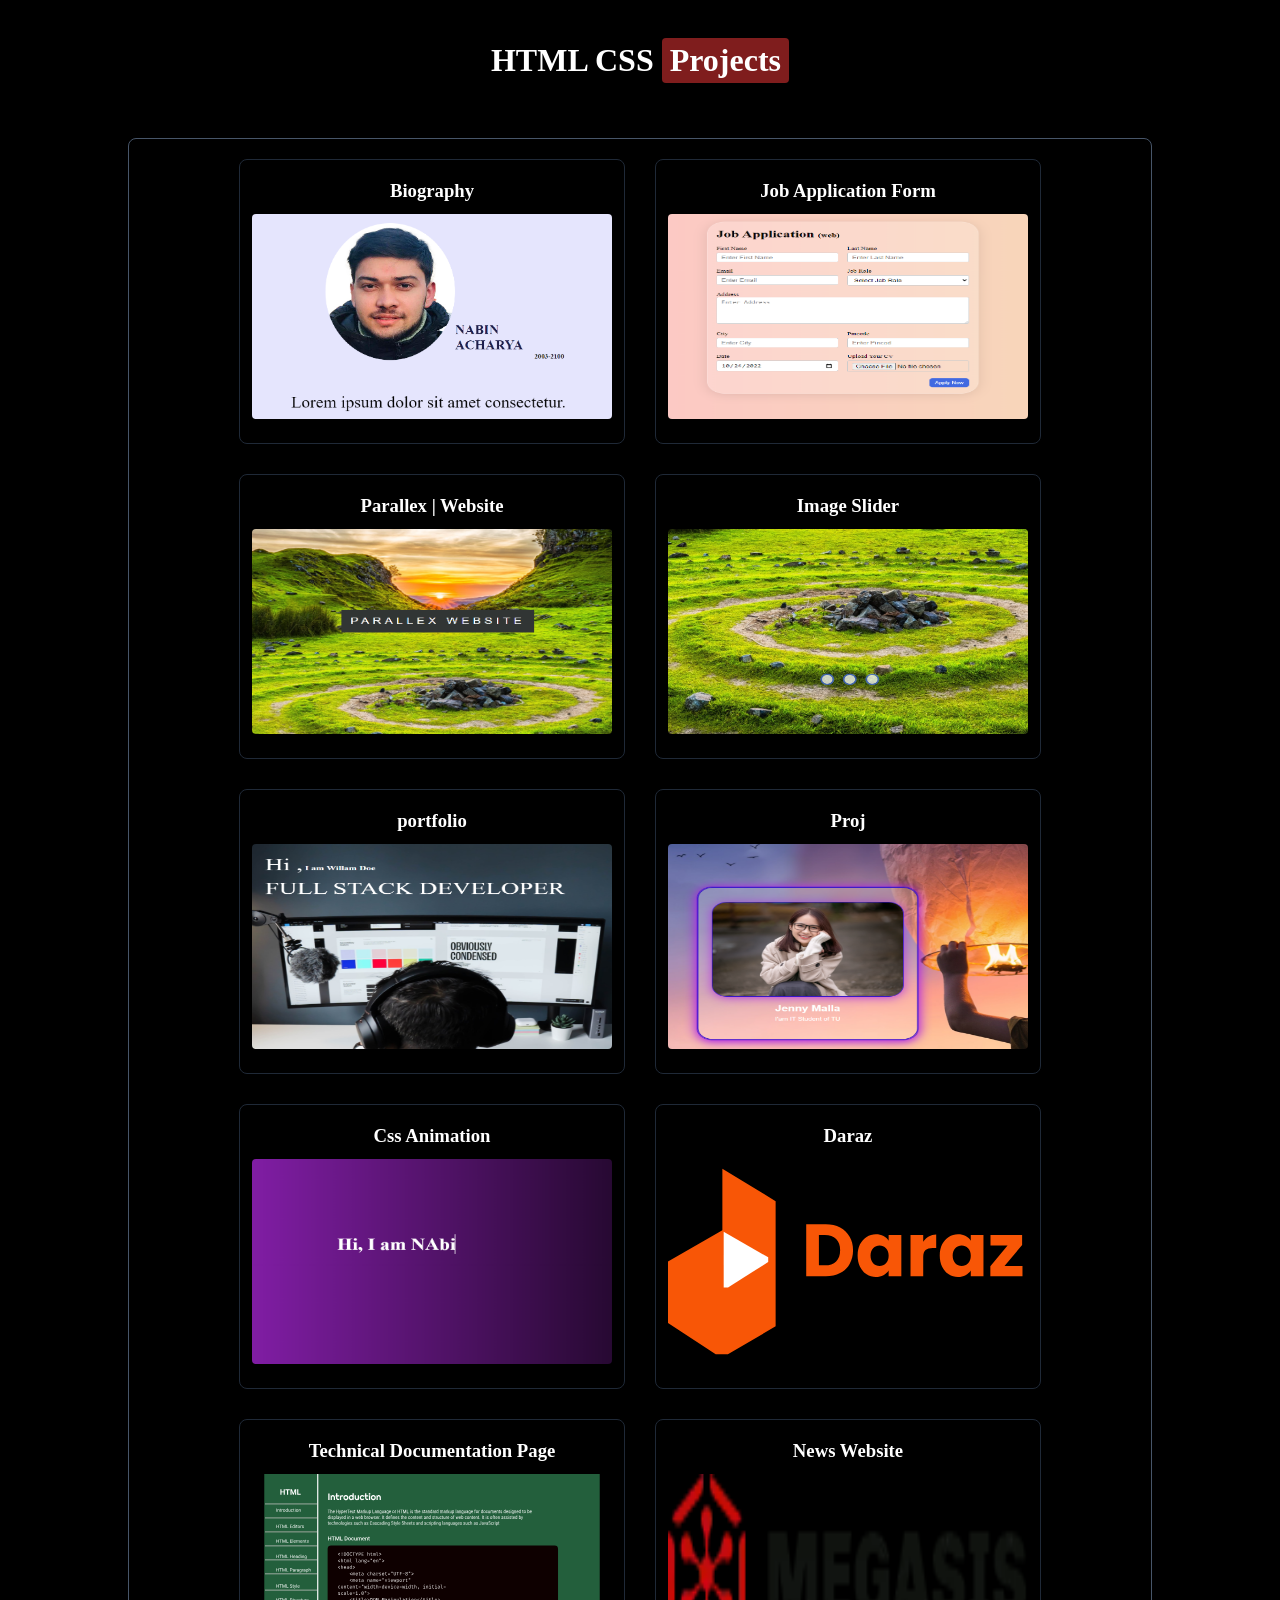
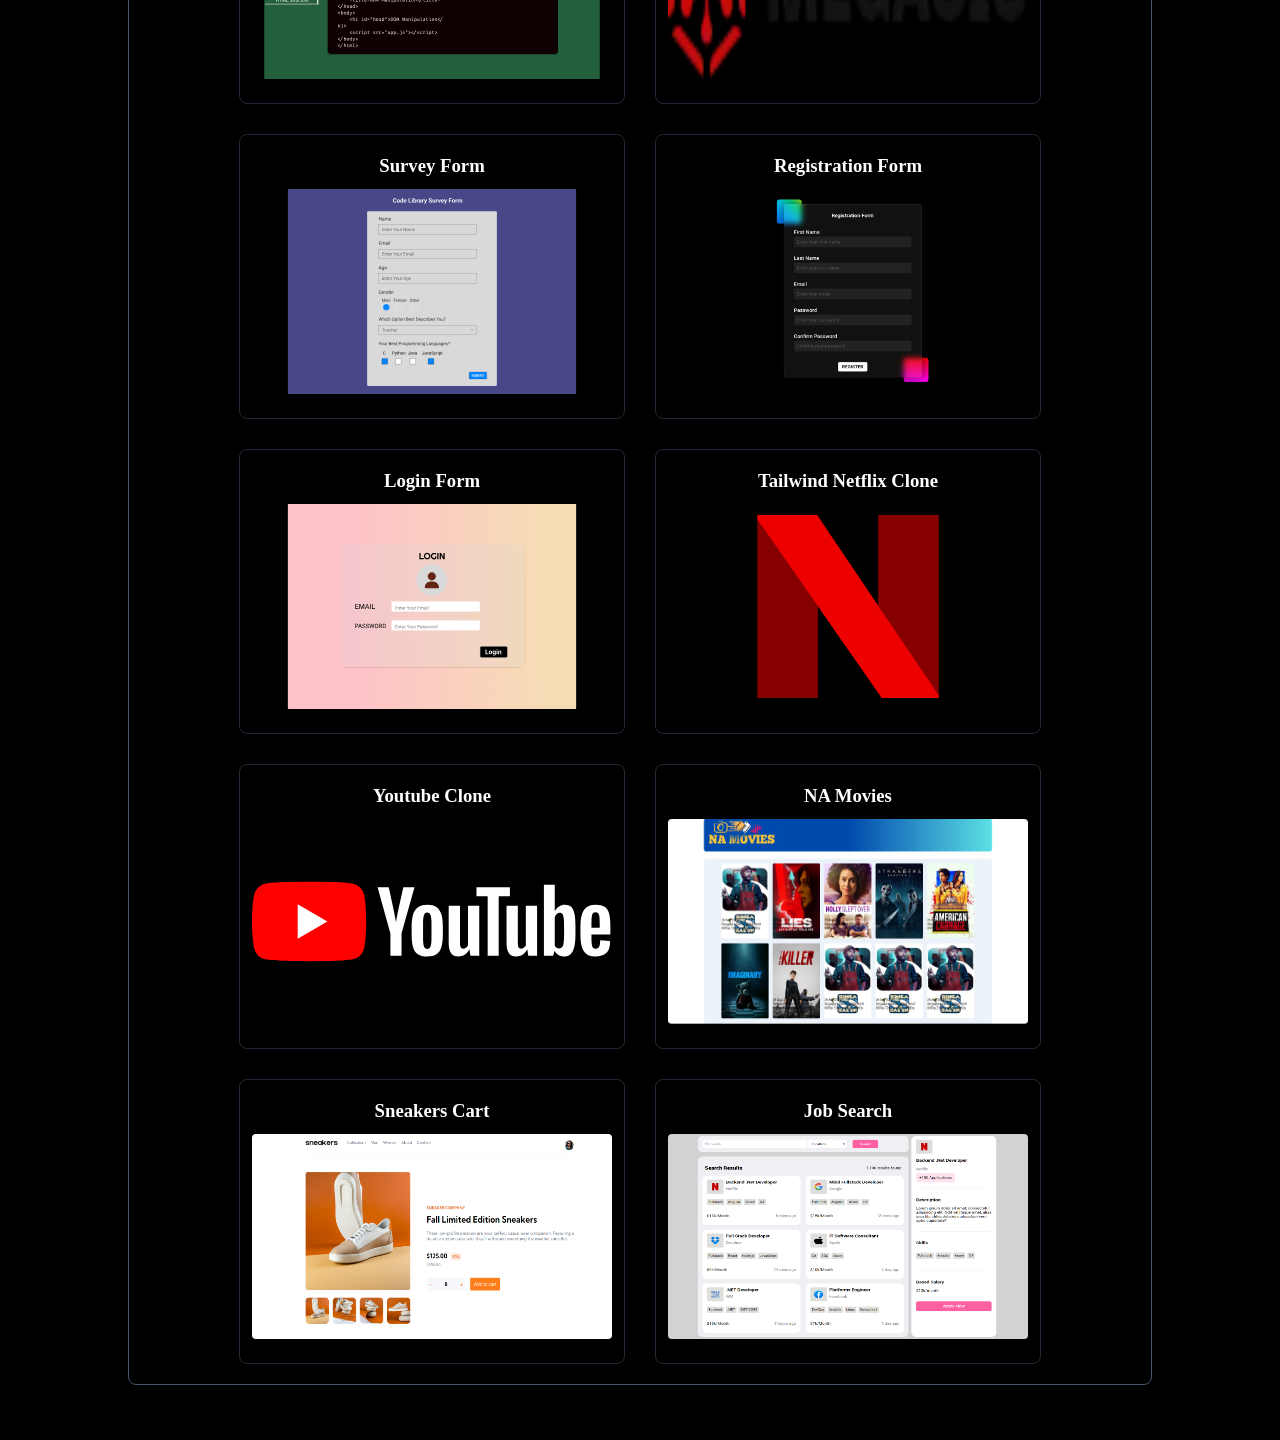
<file: index.html>
<!DOCTYPE html>
<html lang="en">

<head>
    <meta charset="UTF-8">
    <meta name="viewport" content="width=device-width, initial-scale=1.0">
    <title>HTML CSS Projects</title>
    <link rel="stylesheet" href="assets/css/style.css">
</head>

<body>
    <div id="main">
        <h1 id="titleh1">HTML CSS <span id="h1span">Projects</span></h1>
        <div id="content">
            <div class="contents">
                <div class="box">
                    <h3>Biography</h3>
                    <a href="./P2Biography/index.html">
                        <img src="./assets/img/img2.png" alt="biography">
                    </a>
                </div>
                <div class="box">
                    <h3>Job Application Form</h3>
                    <a href="./P3JobApplicationForm/index.html">
                        <img src="./assets/img/img3.png" alt="application form">
                    </a>
                </div>
                <div class="box">
                    <h3>Parallex | Website</h3>
                    <a href="./P4ParallexWebsite/index.html">
                        <img src="./assets/img/img4.png" alt="paralel">
                    </a>
                </div>
                <div class="box">
                    <h3>Image Slider</h3>
                    <a href="./P5ImageSlider/index.html">
                        <img src="./assets/img/img5.png" alt="image slider">
                    </a>
                </div>
                <div class="box">
                    <h3>portfolio</h3>
                    <a href="./P6portfolio/index.html">
                        <img src="./assets/img/img6.png" alt="portfolio">
                    </a>
                </div>
                <div class="box">
                    <h3>Proj</h3>
                    <a href="./Project7/index.html">
                        <img src="./assets/img/img7.png" alt="Animation">
                    </a>
                </div>
                <div class="box">
                    <h3>Css Animation</h3>
                    <a href="./P8CssAnimation/index.html" alt="Project">
                        <img src="./assets/img/img8.png" alt="Project">
                    </a>
                </div>
                <div class="box">
                    <h3>Daraz</h3>
                    <a href="./09_DarazNP/index.html" alt="">
                        <img src="./09_DarazNP/images/DarazLogo.svg" alt="daraz">
                    </a>
                </div>
                <div class="box">
                    <h3>Technical Documentation Page</h3>
                    <a href="./10_TechnicaldocumentationPage/index.html" alt="">
                        <img src="./assets/img/techncalDocumentationPage.svg" alt="daraz">
                    </a>
                </div>
                <div class="box">
                    <h3>News Website</h3>
                    <a href="./11_NewsWebsite/index.html" alt="">
                        <img src="./11_NewsWebsite/img/logo.png.webp" alt="daraz">
                    </a>
                </div>
                <div class="box">
                    <h3>Survey Form</h3>
                    <a href="./12_1_SurveyForm/index.html" alt="">
                        <img src="./assets/img/Codelibrarysurveyform.svg" alt="daraz">
                    </a>
                </div>
                <div class="box">
                    <h3>Registration Form</h3>
                    <a href="./12_2_RegistrationForm/index.html" alt="">
                        <img src="./assets/img/registrationform.png" alt="daraz">
                    </a>
                </div>
                <div class="box">
                    <h3>Login Form</h3>
                    <a href="./13_LoginForm/index.html" alt="">
                        <img src="./assets/img/loginform.svg" alt="daraz">
                    </a>
                </div>
                <div class="box">
                    <h3>Tailwind Netflix Clone</h3>
                    <a href="./14_tailwind_NetflixClone/index.html" alt="">
                        <img src="./14_tailwind_NetflixClone/img/netflix-logo.png" alt="daraz">
                    </a>
                </div>
                <div class="box">
                    <h3>Youtube Clone</h3>
                    <a href="./15_Youtube/03_complete_youtube/index.html" alt="">
                        <img src="./15_Youtube/src/icons/icon2.svg" alt="daraz">
                    </a>
                </div>
                <div class="box">
                    <h3>NA Movies</h3>
                    <a href="./16_MovieWebsite/index.html" alt="">
                        <img src="./assets/img/img16.png" alt="movie">
                    </a>
                </div>
                <div class="box">
                    <h3>Sneakers Cart</h3>
                    <a href="./17_sneakers_cart/index.html" alt="">
                        <img src="./assets/img/img17.png" alt="movie">
                    </a>
                </div>
                <div class="box">
                    <h3>Job Search</h3>
                    <a href="./18_job_search/index.html" alt="">
                        <img src="./assets/img/img18.png" alt="movie">
                    </a>
                </div>
            </div>
        </div>
    </div>
</body>

</html>
</file>
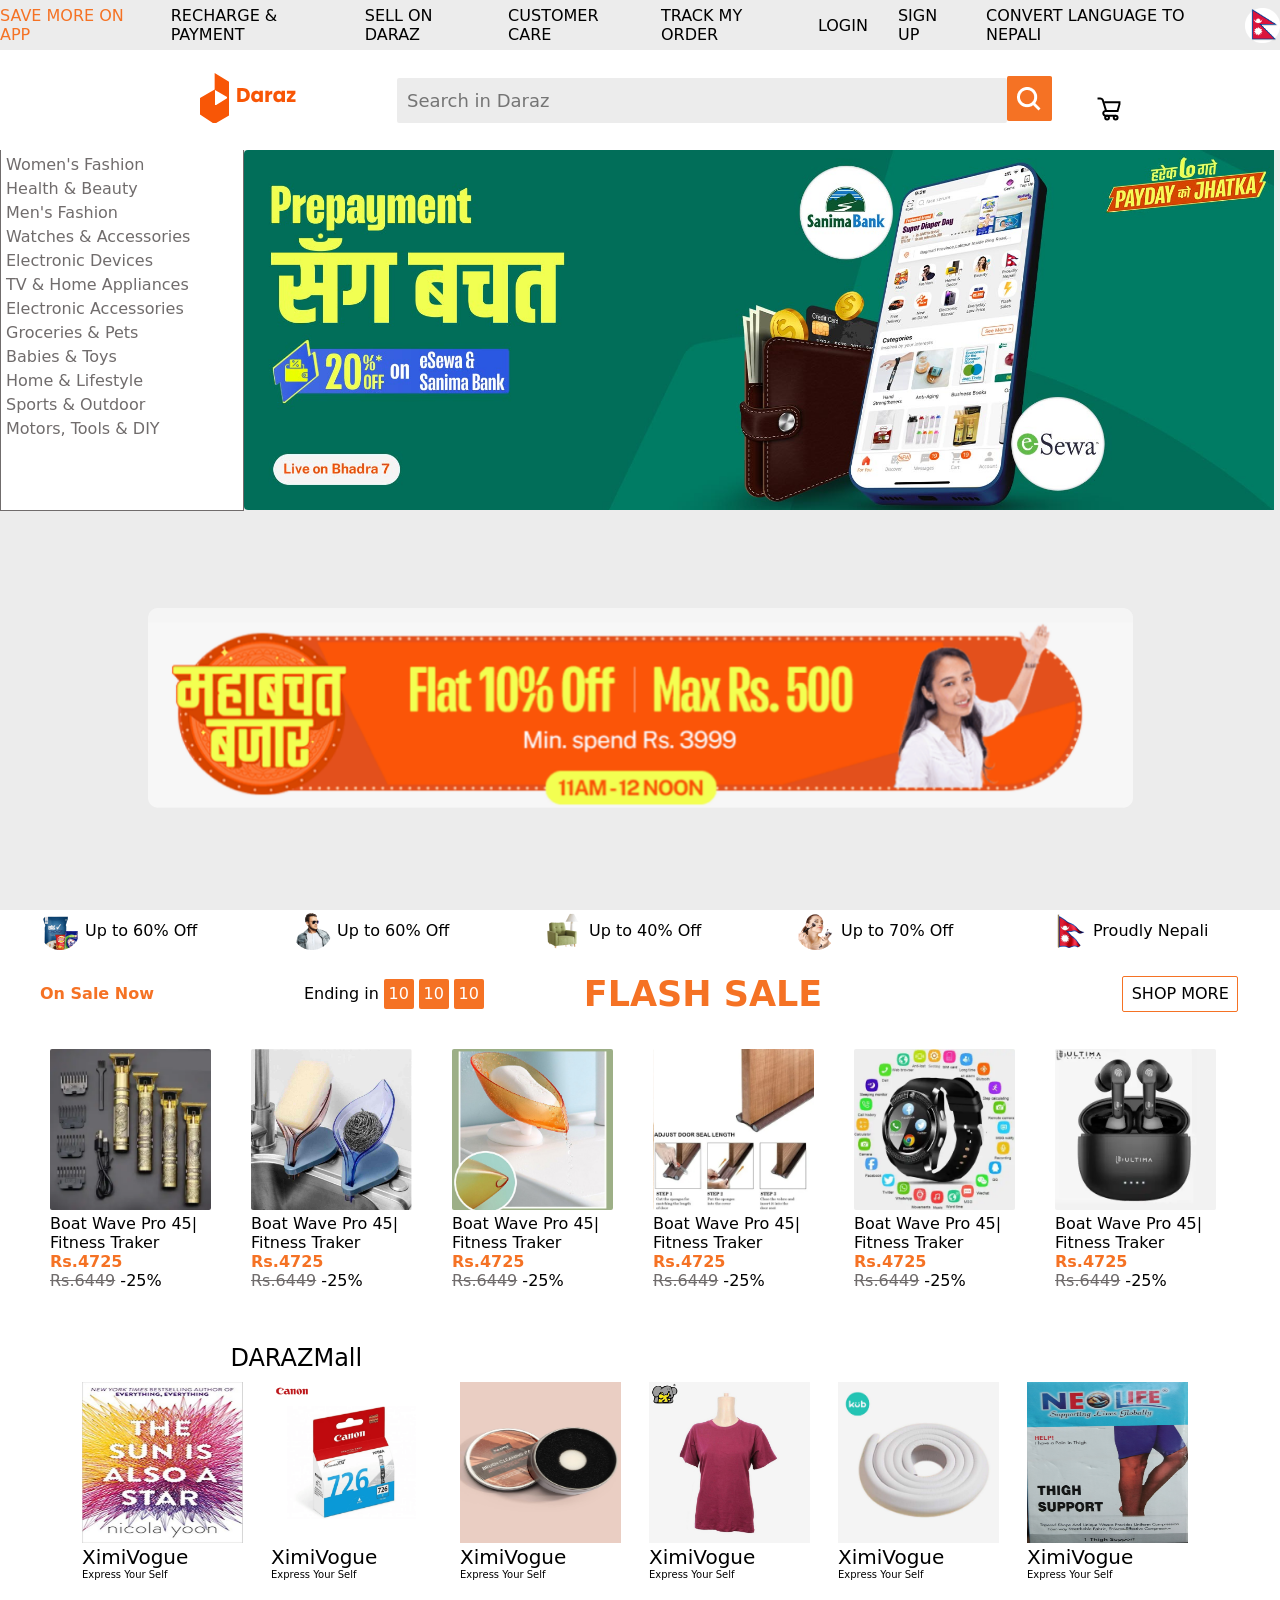
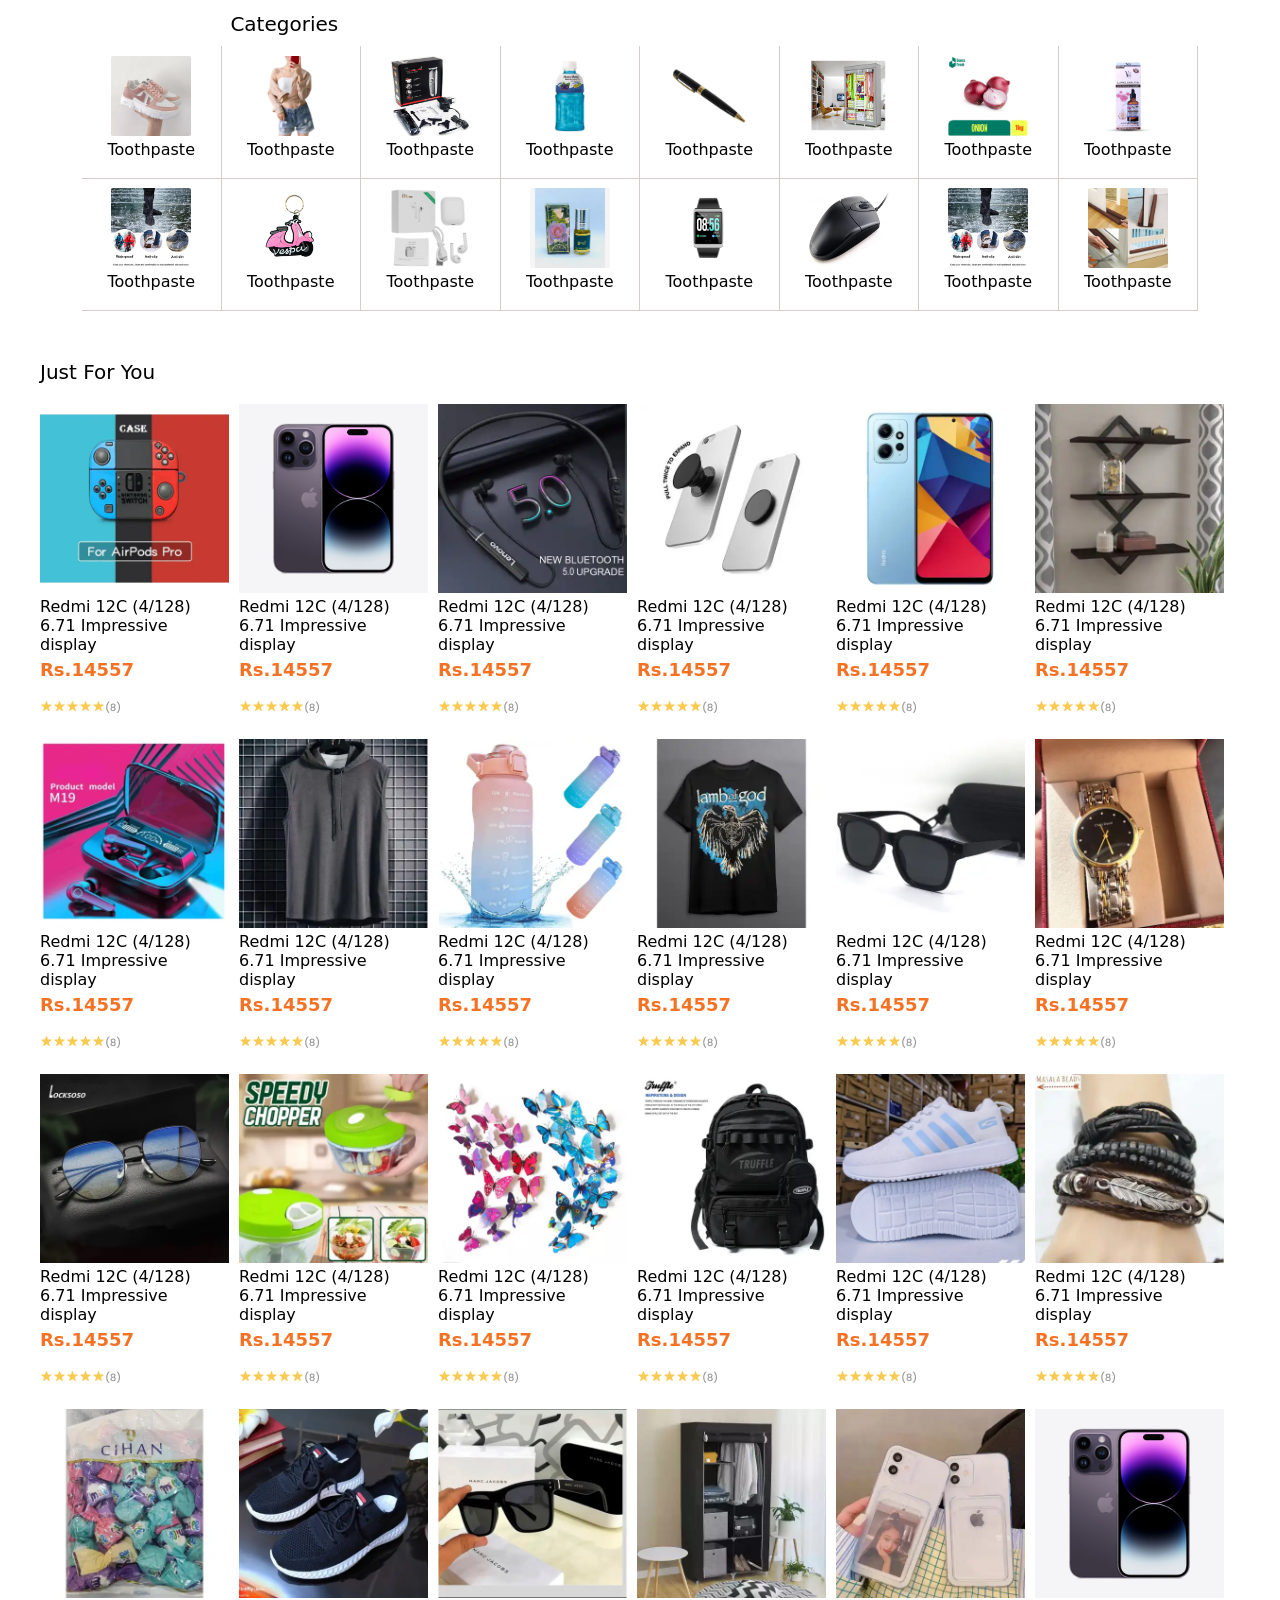
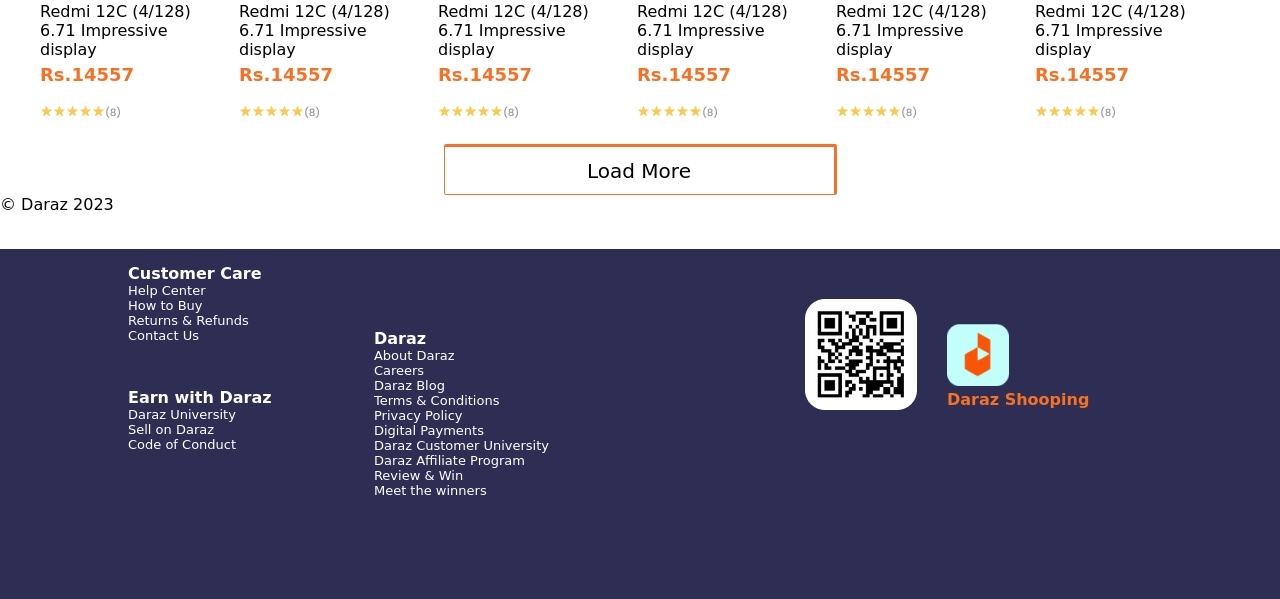
<file: 09_DarazNP/index.html>
<!DOCTYPE html>
<html lang="en">
<head>
    <meta charset="UTF-8">
    <meta name="viewport" content="width=device-width, initial-scale=1.0">
    <title>Home</title>
    <link rel="stylesheet" href="style.css">
</head>
<body>
    <!-- navdiv -->
 <nav id="stickeyy">
   
    <div id="navdiv">
        <span class="higlight" >SAVE MORE ON APP</span>
        <span>RECHARGE & PAYMENT</span>
        <span>SELL ON DARAZ</span>
        <span>CUSTOMER CARE</span>
        <span>TRACK MY ORDER</span>
        <span>LOGIN</span>
        <span>SIGN UP</span>
        <span>CONVERT LANGUAGE TO NEPALI</span>
        <img id="Nepal-img" src="./images/Nepalpng.png" alt="">
    </div>
 </nav>
 
 <section id="logoSection">
    <div id="lolocontainer">
        <div id="darazlogo">
            <img src="./images/DarazLogo.svg" alt="">
        </div>
        <div id="search">
            <input placeholder="Search in Daraz"  type="text">
        </div>
        <div><img src="./images/search.png" alt="">
        <img id="buy" src="./images/shop-cart.svg" alt=""></div>
    </div>
 </section>
 <!-- lowerherobanner -->
 <section id="lowerherobanner">
    <div id="catogery">
        <p>Women's Fashion</p>
        <p>Health & Beauty</p>
        <p>Men's Fashion</p>
        <p>Watches & Accessories</p>
        <p>Electronic Devices</p>
        <p>TV & Home Appliances</p>
        <p>Electronic Accessories</p>
        <p>Groceries & Pets</p>
        <p>Babies & Toys</p>
        <p>Home & Lifestyle</p>
        <p>Sports & Outdoor</p>
        <p>Motors, Tools & DIY</p>
    </div>
    <!-- herobanne -->
    <div id="herobanne" >
     <img src="./images/bannerimg2.jpg" alt="">
     <img src="./images/bannerimg1.jpg" alt="">
     <img src="./images/bannerimg3.jpg" alt="">
     <img src="./images/bannerimg4.jpg" alt="">    
    </div>
 </section>
 <section id="imgg">
    <div>
        <img src="./images/banner.png" alt="">
    </div>
 </section>
 <!-- optionns -->
 <section id="optionns">
  <div id="optcontainer">
    <div id="optmain">
        <div id="optsecmain">
            <img src="./images/opt2.png" alt="">
            <span>Up to 60% Off</span>
        </div>
        <div id="optsecmain">
            <img src="./images/opt1.png" alt="">
            <span>Up to 60% Off</span>
        </div>
        <div id="optsecmain">
            <img src="./images/opt3.png" alt="">
            <span>Up to 40% Off</span>
        </div>
        <div id="optsecmain">
            <img src="./images/opt4.png" alt="">
            <span>Up to 70% Off</span>
        </div>
        <div id="optsecmain">
            <img src="./images/opt5.png" alt="">
            <span>Proudly Nepali</span>
        </div>
  </div>
    </div>
    <!-- flashsale -->
    <div id="flashsale">
        <div id="flashcontaint">
            <span id="onslcolor">On Sale Now</span>
           <div id="saletime">
            <span>Ending in</span>
            <div id="box">
                <span>10</span>
            </div>
            <div id="box">
                <span>10</span>
            </div>
            <div id="box">
                <span>10</span>
            </div>
           </div>
           <div id="hll">
            <h1>FLASH SALE</h1>
           </div>
           <dvi id="button">
            <span>SHOP MORE</span>
           </dvi>
        </div>
    </div>
    <!-- recitems to recitems section -->
    <div id="recitems">
        <div id="recitemcontainer">
            <div id="content-container">
                <img src="./images/img1.webp" alt="Image">
                <p>Boat Wave Pro 45|
                    Fitness Traker</p>
                    <P id="higlight">
                        Rs.4725
                    </P>
                    <p><span>Rs.6449</span> -25%</p>
            </div>
            <div id="content-container">
                <img src="./images/img2.jpg" alt="Image">
                <p>Boat Wave Pro 45|
                    Fitness Traker</p>
                    <P id="higlight">
                        Rs.4725
                    </P>
                    <p><span>Rs.6449</span> -25%</p>
            </div>
            <div id="content-container">
                <img src="./images/img3.jpg" alt="Image">
                <p>Boat Wave Pro 45|
                    Fitness Traker</p>
                    <P id="higlight">
                        Rs.4725
                    </P>
                    <p><span>Rs.6449</span> -25%</p>
            </div>

            <div id="content-container">
                <img src="./images/img4.jpg" alt="Image">
                <p>Boat Wave Pro 45|
                    Fitness Traker</p>
                    <P id="higlight">
                        Rs.4725
                    </P>
                    <p><span>Rs.6449</span> -25%</p>
            </div>
            <div id="content-container">
                <img src="./images/img5.webp" alt="Image">
                <p>Boat Wave Pro 45|
                    Fitness Traker</p>
                    <P id="higlight">
                        Rs.4725
                    </P>
                    <p><span>Rs.6449</span> -25%</p>
            </div>
            <div id="content-container">
                <img src="./images/img6.webp" alt="Image">
                <p>Boat Wave Pro 45|
                    Fitness Traker</p>
                    <P id="higlight">
                        Rs.4725
                    </P>
                    <p><span>Rs.6449</span> -25%</p>
            </div>

               </div>
    </div>
    <!-- darazmall Section mini section -->
    <div id="daeaz-container">
        <p id="darazmall">DARAZMall</p>
        <div id="darazcontant">
            <div id="maincontainer">

                <div id="darazCon-container">
                    <img src="./images/mimg.jpg" alt="">
                    <p>XimiVogue</p>
                    <span>Express Your Self</span>
                </div>

                <div id="darazCon-container">
                    <img src="./images/mimg2.jpg" alt="">
                    <p>XimiVogue</p>
                    <span>Express Your Self</span>
                </div>

                <div id="darazCon-container">
                    <img src="./images/mimg3.jpg" alt="">
                    <p>XimiVogue</p>
                    <span>Express Your Self</span>
                </div>

                <div id="darazCon-container">
                    <img src="./images/mimg4.jpg" alt="">
                    <p>XimiVogue</p>
                    <span>Express Your Self</span>
                </div>

                <div id="darazCon-container">
                    <img src="./images/mimg5.jpg" alt="">
                    <p>XimiVogue</p>
                    <span>Express Your Self</span>
                </div>

                <div id="darazCon-container">
                    <img src="./images/mimg6.jpg" alt="">
                    <p>XimiVogue</p>
                    <span>Express Your Self</span>
                </div>
            </div>
        </div>
    </div>

    <!-- catogery section  -->
    <div id="maincatogerry">
        <p id="catogryp">Categories</p>
        <div id="darazcontant">

           <div id="breaker-container">
            <div id="catoggery">
                <div id="catogery-content">
                    <img src="./images/catimg.jpg" alt="">
                    <p>Toothpaste</p>
                </div>
                <div id="catogery-content">
                    <img src="./images/catimg2.jpg" alt="">
                    <p>Toothpaste</p>
                </div>
                <div id="catogery-content">
                    <img src="./images/catimg3.jpg" alt="">
                    <p>Toothpaste</p>
                </div>
                <div id="catogery-content">
                    <img src="./images/catimg4.jpg" alt="">
                    <p>Toothpaste</p>
                </div>
                <div id="catogery-content">
                    <img src="./images/catimg5.jpg" alt="">
                    <p>Toothpaste</p>
                </div>
                <div id="catogery-content">
                    <img src="./images/catimg6.jpg" alt="">
                    <p>Toothpaste</p>
                </div>
                <div id="catogery-content">
                    <img src="./images/catimg7.jpg" alt="">
                    <p>Toothpaste</p>
                </div>
                <div id="catogery-content">
                    <img src="./images/catimg8.jpg" alt="">
                    <p>Toothpaste</p>
                </div>
            </div>
            <div id="catoggery">
                <div id="catogery-content">
                    <img src="./images/catimg9.jpg" alt="">
                    <p>Toothpaste</p>
                </div>
                <div id="catogery-content">
                    <img src="./images/catimg10.jpg" alt="">
                    <p>Toothpaste</p>
                </div>
                <div id="catogery-content">
                    <img src="./images/catimg11.jpg" alt="">
                    <p>Toothpaste</p>
                </div>
                <div id="catogery-content">
                    <img src="./images/catimg12.jpg" alt="">
                    <p>Toothpaste</p>
                </div>
                <div id="catogery-content">
                    <img src="./images/catimg13.jpg" alt="">
                    <p>Toothpaste</p>
                </div>
                <div id="catogery-content">
                    <img src="./images/catimg14.jpg" alt="">
                    <p>Toothpaste</p>
                </div>
                <div id="catogery-content">
                    <img src="./images/catimg9.jpg" alt="">
                    <p>Toothpaste</p>
                </div>
                <div id="catogery-content">
                    <img src="./images/catimg16.jpg" alt="">
                    <p>Toothpaste</p>
                </div>
            </div>
           </div>
            
        </div>
       
    </div>
 </section>

 <!-- new recomended section from here -->
 <section>
   <div id="content-recomended">
    <div id="rec-content">
        <p id="remp" >Just For You</p>
        <div id="mainrec-container">
            <div id="recmain-content">
                <img src="./images/recimg.webp" alt="Image">
                <p>Redmi 12C (4/128)
                    6.71 Impressive display</p>
                    <P id="rechiglight"> Rs.14557 </P>
                  <img id="star" src="./images/star.jpg" alt="">
            </div>
            <div id="recmain-content">
                <img src="./images/recimg24.jpg" alt="Image">
                <p>Redmi 12C (4/128)
                    6.71 Impressive display</p>
                    <P id="rechiglight"> Rs.14557 </P>
                  <img id="star" src="./images/star.jpg" alt="">
            </div>
            <div id="recmain-content">
                <img src="./images/recimg2.webp" alt="Image">
                <p>Redmi 12C (4/128)
                    6.71 Impressive display</p>
                    <P id="rechiglight"> Rs.14557 </P>
                  <img id="star" src="./images/star.jpg" alt="">
            </div>
            <div id="recmain-content">
                <img src="./images/recimg3.webp" alt="Image">
                <p>Redmi 12C (4/128)
                    6.71 Impressive display</p>
                    <P id="rechiglight"> Rs.14557 </P>
                  <img id="star" src="./images/star.jpg" alt="">
            </div>
            <div id="recmain-content">
                <img src="./images/recimg4.webp" alt="Image">
                <p>Redmi 12C (4/128)
                    6.71 Impressive display</p>
                    <P id="rechiglight"> Rs.14557 </P>
                  <img id="star" src="./images/star.jpg" alt="">
            </div>
            <div id="recmain-content">
                <img src="./images/recimg5.webp" alt="Image">
                <p>Redmi 12C (4/128)
                    6.71 Impressive display</p>
                    <P id="rechiglight"> Rs.14557 </P>
                  <img id="star" src="./images/star.jpg" alt="">
            </div>
        </div>
        <div id="mainrec-container">
            <div id="recmain-content">
                <img src="./images/recimg6.webp" alt="Image">
                <p>Redmi 12C (4/128)
                    6.71 Impressive display</p>
                    <P id="rechiglight"> Rs.14557 </P>
                  <img id="star" src="./images/star.jpg" alt="">
            </div>
            <div id="recmain-content">
                <img src="./images/recimg7.webp" alt="Image">
                <p>Redmi 12C (4/128)
                    6.71 Impressive display</p>
                    <P id="rechiglight"> Rs.14557 </P>
                  <img id="star" src="./images/star.jpg" alt="">
            </div>
            <div id="recmain-content">
                <img src="./images/recimg8.webp" alt="Image">
                <p>Redmi 12C (4/128)
                    6.71 Impressive display</p>
                    <P id="rechiglight"> Rs.14557 </P>
                  <img id="star" src="./images/star.jpg" alt="">
            </div>
            <div id="recmain-content">
                <img src="./images/recimg9.webp" alt="Image">
                <p>Redmi 12C (4/128)
                    6.71 Impressive display</p>
                    <P id="rechiglight"> Rs.14557 </P>
                  <img id="star" src="./images/star.jpg" alt="">
            </div>
            <div id="recmain-content">
                <img src="./images/recimg10.webp" alt="Image">
                <p>Redmi 12C (4/128)
                    6.71 Impressive display</p>
                    <P id="rechiglight"> Rs.14557 </P>
                  <img id="star" src="./images/star.jpg" alt="">
            </div>
            <div id="recmain-content">
                <img src="./images/recimg11.webp" alt="Image">
                <p>Redmi 12C (4/128)
                    6.71 Impressive display</p>
                    <P id="rechiglight"> Rs.14557 </P>
                  <img id="star" src="./images/star.jpg" alt="">
            </div>
        </div>
        <div id="mainrec-container">
            <div id="recmain-content">
                <img src="./images/recimg12.webp" alt="Image">
                <p>Redmi 12C (4/128)
                    6.71 Impressive display</p>
                    <P id="rechiglight"> Rs.14557 </P>
                  <img id="star" src="./images/star.jpg" alt="">
            </div>
            <div id="recmain-content">
                <img src="./images/recimg13.webp" alt="Image">
                <p>Redmi 12C (4/128)
                    6.71 Impressive display</p>
                    <P id="rechiglight"> Rs.14557 </P>
                  <img id="star" src="./images/star.jpg" alt="">
            </div>
            <div id="recmain-content">
                <img src="./images/recimg14.webp" alt="Image">
                <p>Redmi 12C (4/128)
                    6.71 Impressive display</p>
                    <P id="rechiglight"> Rs.14557 </P>
                  <img id="star" src="./images/star.jpg" alt="">
            </div>
            <div id="recmain-content">
                <img src="./images/recimg15.webp" alt="Image">
                <p>Redmi 12C (4/128)
                    6.71 Impressive display</p>
                    <P id="rechiglight"> Rs.14557 </P>
                  <img id="star" src="./images/star.jpg" alt="">
            </div>
            <div id="recmain-content">
                <img src="./images/recimg16.webp" alt="Image">
                <p>Redmi 12C (4/128)
                    6.71 Impressive display</p>
                    <P id="rechiglight"> Rs.14557 </P>
                  <img id="star" src="./images/star.jpg" alt="">
            </div>
            <div id="recmain-content">
                <img src="./images/recimg17.webp" alt="Image">
                <p>Redmi 12C (4/128)
                    6.71 Impressive display</p>
                    <P id="rechiglight"> Rs.14557 </P>
                  <img id="star" src="./images/star.jpg" alt="">
            </div>
        </div>
        <div id="mainrec-container">
            <div id="recmain-content">
                <img src="./images/recimg18.webp" alt="Image">
                <p>Redmi 12C (4/128)
                    6.71 Impressive display</p>
                    <P id="rechiglight"> Rs.14557 </P>
                  <img id="star" src="./images/star.jpg" alt="">
            </div>
            <div id="recmain-content">
                <img src="./images/recimg19.webp" alt="Image">
                <p>Redmi 12C (4/128)
                    6.71 Impressive display</p>
                    <P id="rechiglight"> Rs.14557 </P>
                  <img id="star" src="./images/star.jpg" alt="">
            </div>
            <div id="recmain-content">
                <img src="./images/recimg20.webp" alt="Image">
                <p>Redmi 12C (4/128)
                    6.71 Impressive display</p>
                    <P id="rechiglight"> Rs.14557 </P>
                  <img id="star" src="./images/star.jpg" alt="">
            </div>
            <div id="recmain-content">
                <img src="./images/recimg21.webp" alt="Image">
                <p>Redmi 12C (4/128)
                    6.71 Impressive display</p>
                    <P id="rechiglight"> Rs.14557 </P>
                  <img id="star" src="./images/star.jpg" alt="">
            </div>
            <div id="recmain-content">
                <img src="./images/recimg23.webp" alt="Image">
                <p>Redmi 12C (4/128)
                    6.71 Impressive display</p>
                    <P id="rechiglight"> Rs.14557 </P>
                  <img id="star" src="./images/star.jpg" alt="">
            </div>
            <div id="recmain-content">
                <img src="./images/recimg24.jpg" alt="Image">
                <p>Redmi 12C (4/128)
                    6.71 Impressive display</p>
                    <P id="rechiglight"> Rs.14557 </P>
                  <img id="star" src="./images/star.jpg" alt="">
            </div>
        </div>

    </div>
   </div>
   <!-- Laege button section  -->
   <div id="down-button">
    <div id="btn-down">
        Load More
    </div>
   </div>
 </section>
 <!-- futter section  -->
 <p>© Daraz 2023</p>
 <footer>

<div id="leftnav-container">
    <div id="customer-care">
        <h4>Customer Care</h4>
        <p>Help Center</p>
        <p>How to Buy</p>
        <p>Returns & Refunds</p>
        <p>Contact Us</p>
    </div>
    <div id="Earn-withDaraz">
        <h4>Earn with Daraz</h4>
        <p>Daraz University</p>
        <p>Sell on Daraz</p>
        <p>Code of Conduct</p>
    </div>
</div>
<div id="Darazright-nav">
    <h4>Daraz</h4>
    <p>About Daraz</p>
    <p>Careers</p>
    <p>Daraz Blog</p>
    <p>Terms & Conditions </p>
    <p>Privacy Policy</p>
    <p>Digital Payments </p>
    <p>Daraz Customer University</p>
    <p>Daraz Affiliate Program</p>
    <p>Review & Win</p>
    <p>Meet the winners </p>
</div>
<div id="nav-logo">
    <img src="./images/navqr.png" id="navqr" alt="">
    <div id="navlogo">
        <img src="./images/navlogo.png" alt="images">
        <h4 id="navh4">Daraz Shooping</h4>
    </div>
</div>
 </footer>
</body>
</html>
</file>
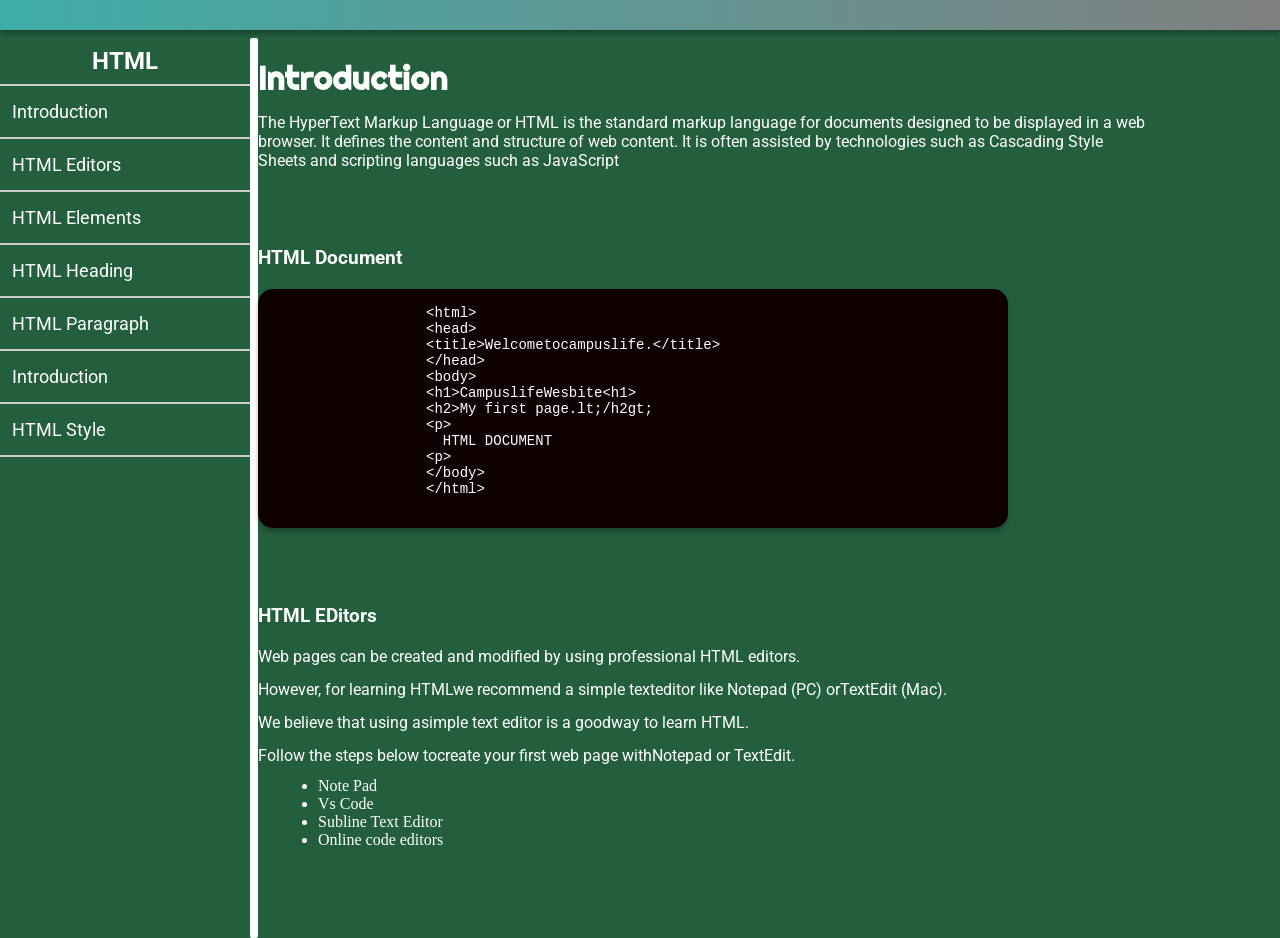
<file: 10_TechnicaldocumentationPage/index.html>
<!DOCTYPE html>
<html lang="en">
<head>
    <meta charset="UTF-8">
    <meta name="viewport" content="width=device-width, initial-scale=1.0">
    <title>Technical documentation Page</title>
    <link rel="stylesheet" href="style.css">
    <link rel="preconnect" href="https://fonts.googleapis.com">
<link rel="preconnect" href="https://fonts.gstatic.com" crossorigin>
<link href="https://fonts.googleapis.com/css2?family=Righteous&family=Roboto:wght@400;700&display=swap" rel="stylesheet">
</head>
<body>
    <div id="nav"></div>
    <div id="container">
        <div id="sidebar">
            <div id="heding">
                <h2>HTML</h2>
            </div>
            <div class="inner-side">
                <hr>
                <p>Introduction</p>
                <hr>
                <p>HTML Editors</p>
                <hr>
                <p>HTML Elements</p>
                <hr>
                <p>HTML Heading</p>
                <hr>
                <p>HTML Paragraph</p>
                <hr>
                <p>Introduction</p>
                <hr>
                <p>HTML Style</p>
                <hr>
            </div>
        </div>
        <hr id="hr-line">
        <div id="main-content">
            <div id="content">
                <div id="head">
                    <h1>Introduction</h1>
                    <p>
                        The HyperText Markup Language or HTML is the standard markup language for documents designed to be displayed in a web browser. It defines the content and structure of web content. It is often assisted by technologies such as Cascading Style Sheets and scripting languages such as JavaScript
                    </p>
                </div>
                <h3 class="hedings3">HTML Document</h3>
                <div id="code-content">
                    <pre>
                    <code>
                    &lt;html&gt;
                    &lt;head&gt;
                    &lt;title&gt;Welcometocampuslife.&lt;/title&gt;
                    &lt;/head&gt;
                    &lt;body&gt;
                    &lt;h1&gt;CampuslifeWesbite&lt;h1&gt;
                    &lt;h2&gt;My first page.lt;/h2gt;
                    &lt;p&gt;
                      HTML DOCUMENT
                    &lt;p&gt;  
                    &lt;/body&gt;
                    &lt;/html&gt;	
                    </code>
                    </pre>
                </div>
                <h3 class="hedings3">HTML EDitors</h3>
                <div id="footer">
                    <p>Web pages can be created and modified by using professional HTML editors.</p>
                    <p>However, for learning HTMLwe recommend a simple texteditor like Notepad (PC) orTextEdit (Mac).</p>
                    <p>We believe that using asimple text editor is a goodway to learn HTML.</p>
                    <p>Follow the steps below tocreate your first web page withNotepad or TextEdit.</p>

                    <ul>
                        <li>Note Pad</li>
                        <li>Vs Code</li>
                        <li>Subline Text Editor</li>
                        <li>Online code editors</li>
                    </ul>
                </div>
            </div>
        </div>
    </div>
</body>
</html>
</file>
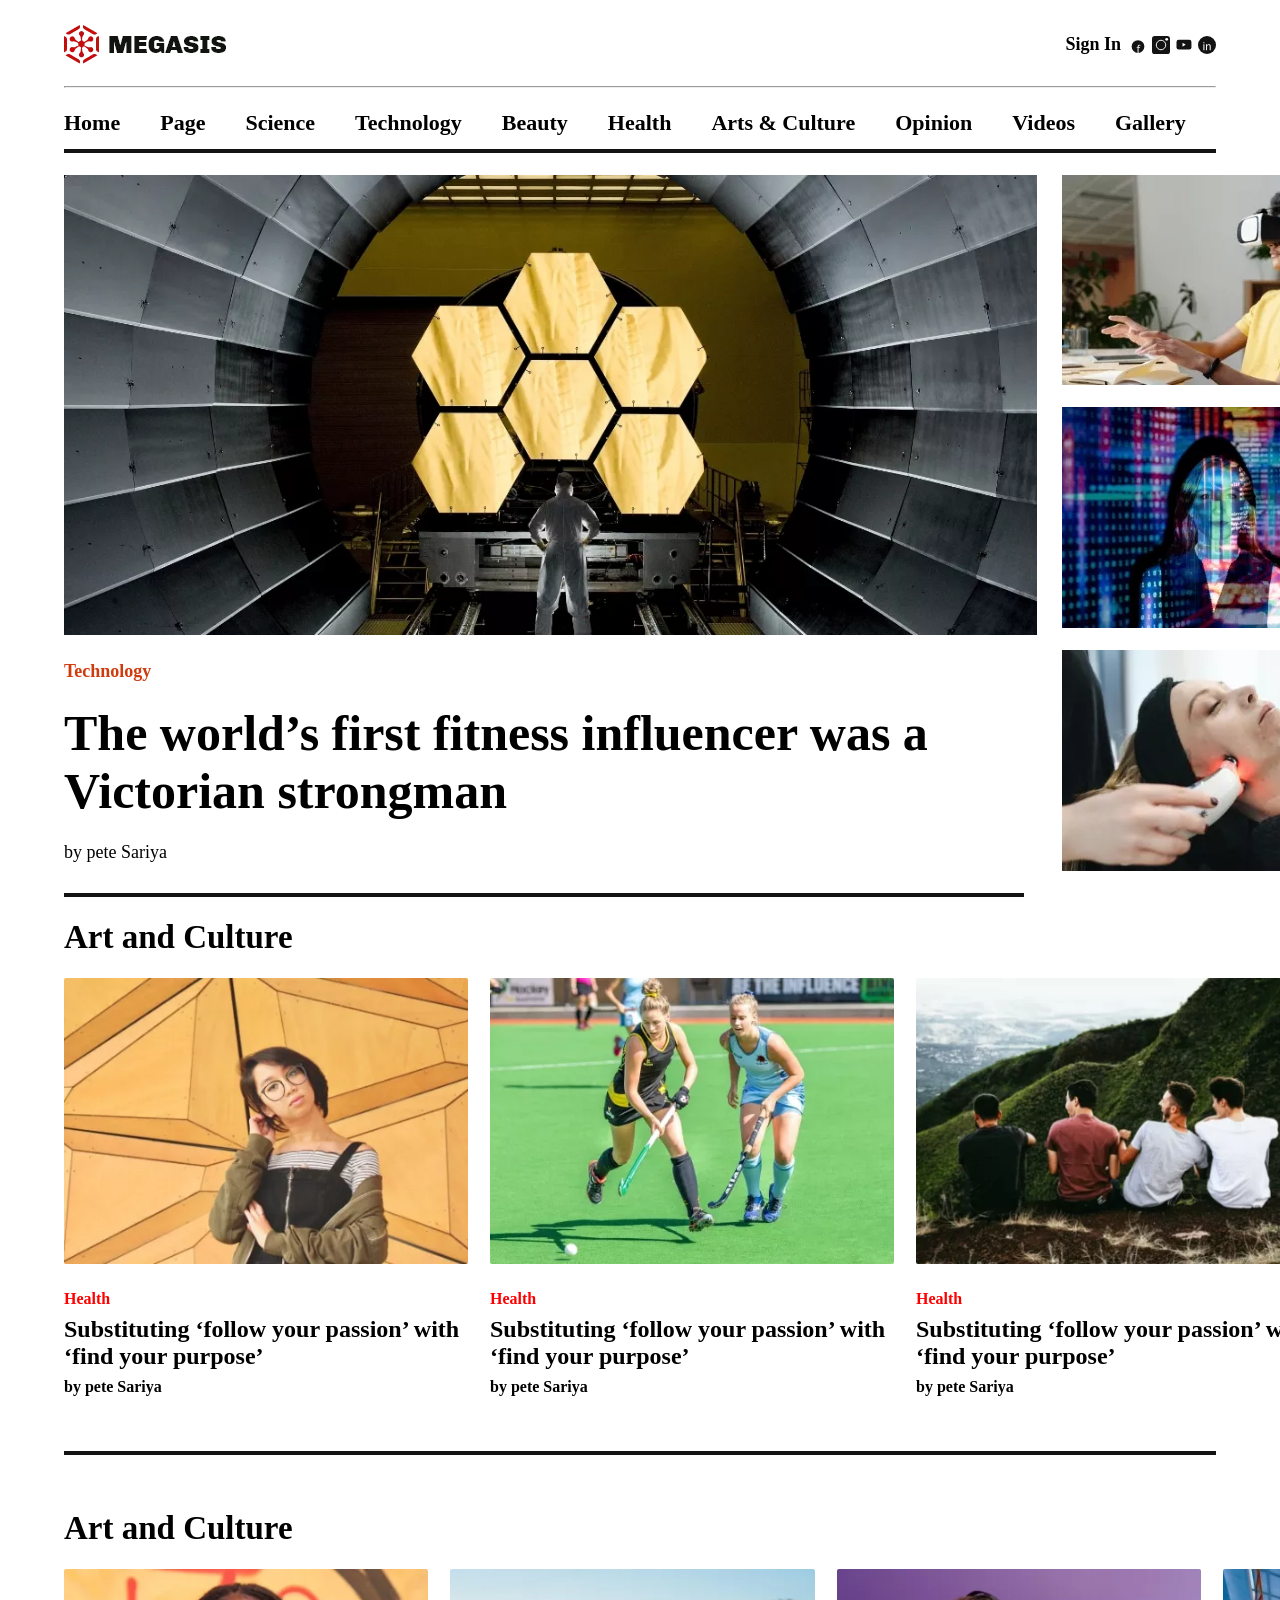
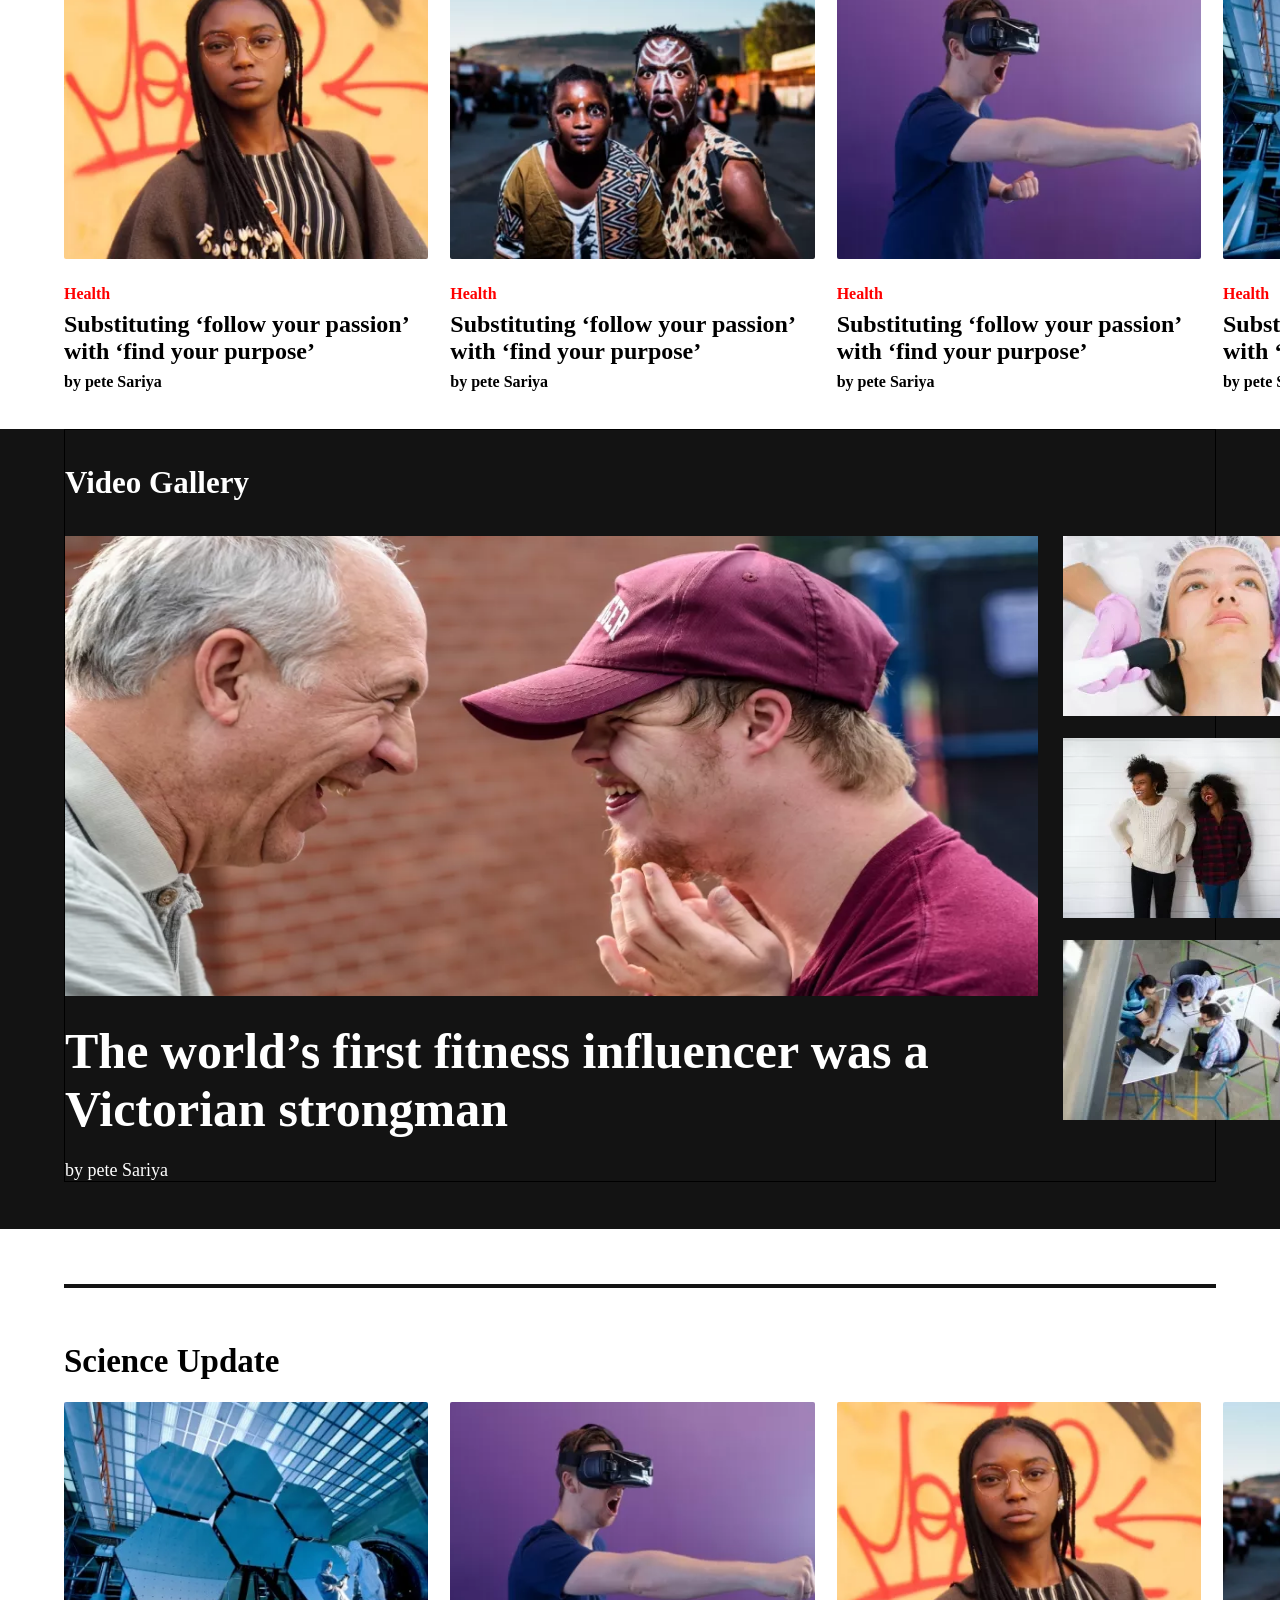
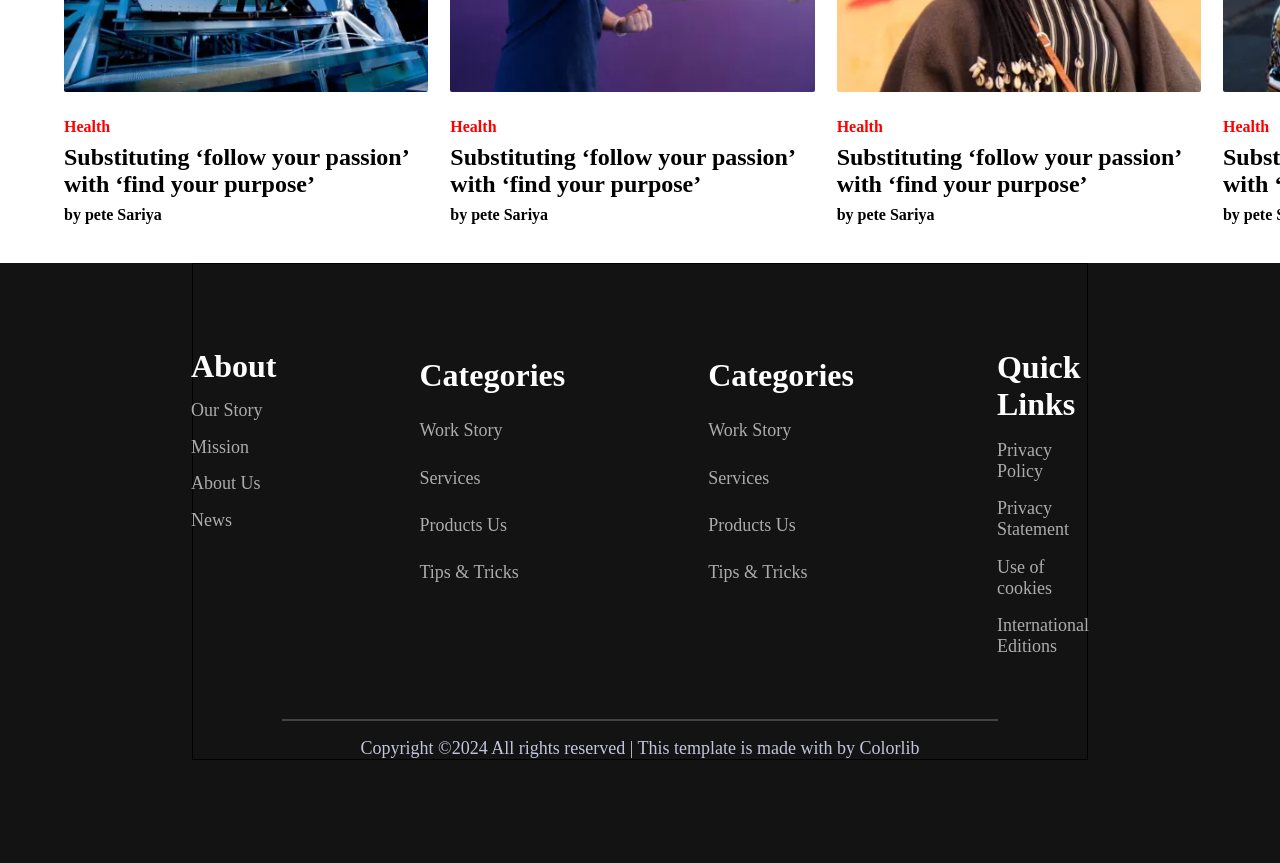
<file: 11_NewsWebsite/index.html>
<!DOCTYPE html>
<html lang="en">
<head>
    <meta charset="UTF-8">
    <meta name="viewport" content="width=device-width, initial-scale=1.0">
    <title>colorlib | web</title>
    <link rel="stylesheet" href="./css/style.css">
</head>
<body>
    <div id="container">
        <div id="logo-group">
            <img src="./img/logo.png.webp" alt="logoImg">
            <div id="left">
                <span>Sign In</span>
                <div id="logos">
                    <img src="./img/fb.svg" alt="fblogo">
                    <img src="./img/insta.svg" alt="instalogo">
                    <img src="./img/yt.svg" alt="youtubelogo">
                    <img src="./img/linkdin.svg" alt="Linkdinlogo">
                </div>
            </div>
        </div>
        <hr id="seprator">
        <nav>
            <div id="nav-content">
                <p>Home</p>
                <p>Page</p>
                <p>Science</p>
                <p>Technology</p>
                <p>Beauty</p>
                <p>Health</p>
                <p>Arts & Culture</p>
                <p>Opinion</p>
                <p>Videos</p>
                <p>Gallery</p>
            </div>
            <hr>
        </nav>
        <section id="first-sec">
            <div id="right-sec1">
                <img src="./img/whats_news_details1.jpg.webp" alt="herobanner">
                <p id="red-p">Technology</p>
                <h1>The world’s first fitness influencer was a Victorian strongman</h1>
                <p>by pete Sariya</p>
            </div>
            <div id="left-sec1">
                <div class="right-container1">
                    <img src="./img/whats_right_img1.jpg.webp" alt="rightimg1">
                    <div class="right1">
                        <p class="rightp1">Technology</p>
                        <h1>Needs to Rename the James Webb Space Telescope</h1>
                        <p>by pete Sariya</p>
                    </div>
                </div>
                <div class="right-container1">
                    <img src="./img/whats_right_img2.jpg.webp" alt="rightimg1">
                    <div class="right1">
                        <p class="rightp1">Technology</p>
                        <h1>Needs to Rename the James Webb Space Telescope</h1>
                        <p>by pete Sariya</p>
                    </div>
                </div>
                <div class="right-container1">
                    <img src="./img/whats_right_img3.jpg.webp" alt="rightimg1">
                    <div class="right1">
                        <p class="rightp1">Technology</p>
                        <h1>Needs to Rename the James Webb Space Telescope</h1>
                        <p>by pete Sariya</p>
                    </div>
                </div>
            </div>
        </section>
        <hr id="sec1hr">
        <section id="second-sec">
            <h1 class="highlight-h1">Art and Culture</h1>
            <div id="second-sec-content">
                
                <div class="second-sec-mainclass">
                    <img src="./img/culture1.jpg.webp" alt="img" class="secimg">
                    <div class="sec-img-div">
                        <span class="cat">Health</span>
                        <h2>Substituting ‘follow your passion’ with ‘find your purpose’</h2>
                        <p>by <span class="by">pete Sariya</span></p>
                    </div>
                </div>
                <div class="second-sec-mainclass">
                    <img src="./img/culture2.jpg.webp" alt="img" class="secimg">
                    <div class="sec-img-div">
                        <span class="cat">Health</span>
                        <h2>Substituting ‘follow your passion’ with ‘find your purpose’</h2>
                        <p>by <span class="by">pete Sariya</span></p>
                    </div>
                </div>
                <div class="second-sec-mainclass">
                    <img src="./img/culture3.jpg.webp" alt="img" class="secimg">
                    <div class="sec-img-div">
                        <span class="cat">Health</span>
                        <h2>Substituting ‘follow your passion’ with ‘find your purpose’</h2>
                        <p>by <span class="by">pete Sariya</span></p>
                    </div>
                </div>
                <!-- <div id="ades">

                </div> -->
            </div>
        </section>
        <hr class="sec3hr">
        <section id="third-sec">
            <h1 class="highlight-h1">Art and Culture</h1>
            <div id="second-sec-content">
                
                <div class="second-sec-mainclass">
                    <img src="./img/culture4.jpg.webp" alt="img" class="secimg">
                    <div class="sec-img-div">
                        <span class="cat">Health</span>
                        <h2>Substituting ‘follow your passion’ with ‘find your purpose’</h2>
                        <p>by <span class="by">pete Sariya</span></p>
                    </div>
                </div>
                <div class="second-sec-mainclass">
                    <img src="./img/culture5.jpg.webp" alt="img" class="secimg">
                    <div class="sec-img-div">
                        <span class="cat">Health</span>
                        <h2>Substituting ‘follow your passion’ with ‘find your purpose’</h2>
                        <p>by <span class="by">pete Sariya</span></p>
                    </div>
                </div>
                <div class="second-sec-mainclass">
                    <img src="./img/culture6.jpg.webp" alt="img" class="secimg">
                    <div class="sec-img-div">
                        <span class="cat">Health</span>
                        <h2>Substituting ‘follow your passion’ with ‘find your purpose’</h2>
                        <p>by <span class="by">pete Sariya</span></p>
                    </div>
                </div>
                <div class="second-sec-mainclass">
                    <img src="./img/culture7.jpg.webp" alt="img" class="secimg">
                    <div class="sec-img-div">
                        <span class="cat">Health</span>
                        <h2>Substituting ‘follow your passion’ with ‘find your purpose’</h2>
                        <p>by <span class="by">pete Sariya</span></p>
                    </div>
                </div>
            </div>

        </section>
    </div>
    <section id="fourth-sec">
        <div id="fourth-sec-main">
            <h1 id="fourth-h1">Video Gallery</h1>
        <div id="fourth-sec-content">
            <div id="right-sec1">
                <img src="./img/video-gallery1.jpg.webp" alt="herobanner">
                <h1>The world’s first fitness influencer was a Victorian strongman</h1>
                <p>by pete Sariya</p>
            </div>
            <div id="left-sec1">
                <div class="right-container1">
                    <img src="./img/video-gallery2.jpg.webp" alt="rightimg1">
                    <div class="right1">
                        <p class="click-fourth">5.06</p>
                        <h1>Needs to Rename the James Webb Space Telescope</h1>
                        <p>by pete Sariya</p>
                    </div>
                </div>
                <div class="right-container1">
                    <img src="./img//video-gallery3.jpg.webp" alt="rightimg1">
                    <div class="right1">
                        <p class="click-fourth">5.06</p>
                        <h1>Needs to Rename the James Webb Space Telescope</h1>
                        <p>by pete Sariya</p>
                    </div>
                </div>
                <div class="right-container1">
                    <img src="./img/video-gallery4.jpg.webp" alt="rightimg1">
                    <div class="right1">
                        <p class="click-fourth">5.06</p>
                        <h1>Needs to Rename the James Webb Space Telescope</h1>
                        <p>by pete Sariya</p>
                    </div>
                </div>
            </div>
        </div>
        </div>
    </section>
    <div id="bottom-content">
        <hr class="sec3hr">
        <section id="third-sec">
            <h1 class="highlight-h1">Science Update</h1>
            <div id="second-sec-content">
                
                <div class="second-sec-mainclass">
                    <img src="./img/culture7.jpg.webp" alt="img" class="secimg">
                    <div class="sec-img-div">
                        <span class="cat">Health</span>
                        <h2>Substituting ‘follow your passion’ with ‘find your purpose’</h2>
                        <p>by <span class="by">pete Sariya</span></p>
                    </div>
                </div>
                <div class="second-sec-mainclass">
                    <img src="./img/culture6.jpg.webp" alt="img" class="secimg">
                    <div class="sec-img-div">
                        <span class="cat">Health</span>
                        <h2>Substituting ‘follow your passion’ with ‘find your purpose’</h2>
                        <p>by <span class="by">pete Sariya</span></p>
                    </div>
                </div>
                <div class="second-sec-mainclass">
                    <img src="./img/culture4.jpg.webp" alt="img" class="secimg">
                    <div class="sec-img-div">
                        <span class="cat">Health</span>
                        <h2>Substituting ‘follow your passion’ with ‘find your purpose’</h2>
                        <p>by <span class="by">pete Sariya</span></p>
                    </div>
                </div>
                <div class="second-sec-mainclass">
                    <img src="./img/culture5.jpg.webp" alt="img" class="secimg">
                    <div class="sec-img-div">
                        <span class="cat">Health</span>
                        <h2>Substituting ‘follow your passion’ with ‘find your purpose’</h2>
                        <p>by <span class="by">pete Sariya</span></p>
                    </div>
                </div>
            </div>

        </section>
        <!-- Footer -->
    </div>
    <footer >
            <div id="footer-sec-main">
                <div class="footer-content-main">
                    <div class="footer-content">
                    
                        <h1>About</h1>
                        <p><a href="">Our Story</a></p>
                        <p><a href="">Mission</a></p>
                        <p><a href="">About Us</a></p>
                        <p><a href="">News</a></p>
                    </div>
                    <div class="footer-content">
                    
                        <h1>Categories</h1>
                        <p><a href="">Work Story</a></p>
                        <p><a href="">Services</a></p>
                        <p><a href="">Products Us</a></p>
                        <p><a href="">Tips & Tricks</a></p>
                    </div>
                    <div class="footer-content">
                    
                        <h1>Categories</h1>
                        <p><a href="">Work Story</a></p>
                        <p><a href="">Services</a></p>
                        <p><a href="">Products Us</a></p>
                        <p><a href="">Tips & Tricks</a></p>
                    </div>
                    <div class="footer-content">
                    
                        <h1>Quick Links</h1>
                        <p><a href="">Privacy Policy</a></p>
                        <p><a href="">Privacy Statement</a></p>
                        <p><a href="">Use of cookies</a></p>
                        <p><a href="">International Editions</a></p>
                    </div>
                </div>
    
                <hr id="copyright-hr">
                <p id="copyright">Copyright ©2024 All rights reserved | This template is made with  by Colorlib</p>
            </div>
    </footer>
</body>
</html>
</file>
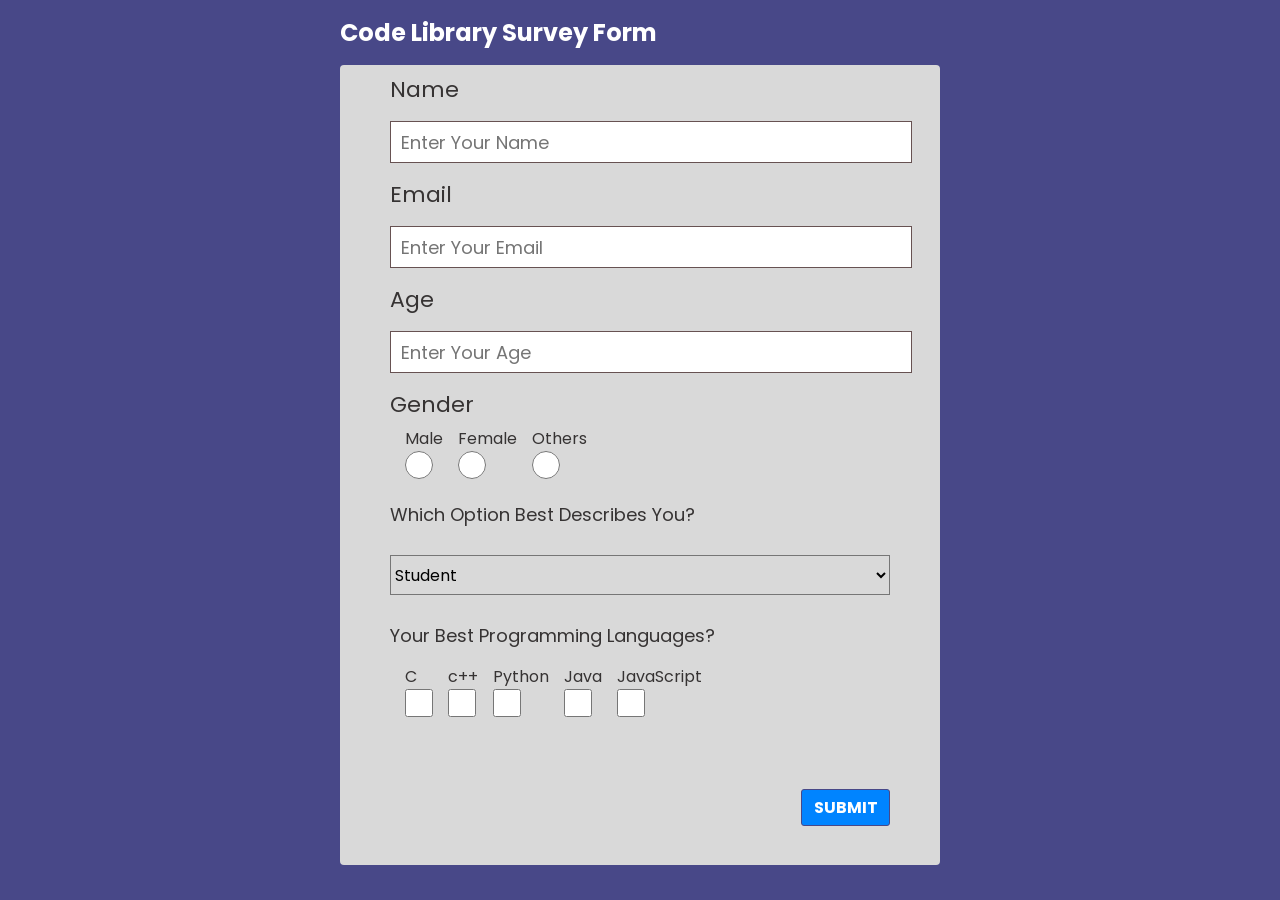
<file: 12_1_SurveyForm/index.html>
<!DOCTYPE html>
<html lang="en">
<head>
    <meta charset="UTF-8">
    <meta name="viewport" content="width=device-width, initial-scale=1.0">
    <title>Survey Form</title>
    <link rel="stylesheet" href="style.css">
    <link rel="preconnect" href="https://fonts.googleapis.com">
<link rel="preconnect" href="https://fonts.gstatic.com" crossorigin>
<link href="https://fonts.googleapis.com/css2?family=Poppins:wght@400;700&display=swap" rel="stylesheet">
</head>
<body>
    <div id="container">
        <div>
            <h2>Code Library Survey Form</h2>
            <div id="main-container">
                <form action="">
                    <label >Name</label>
                    <div class="inputes">
                        <input type="text" placeholder="Enter Your Name">
                    </div>
                    <label >Email</label>
                    <div class="inputes">
                        <input type="text" placeholder="Enter Your Email">
                    </div>
                    <label >Age</label>
                    <div class="inputes">
                        <input type="number" placeholder="Enter Your Age">
                    </div>
                    <label >Gender</label>
                    <div class="radio-buttons">
                        <div class="radio-button">
                            <label >Male</label>
                            <input type="radio" name="genderbtn" value="male" >
                        </div>
                        <div class="radio-button">
                            <label >Female</label>
                            <input type="radio" name="genderbtn" value="female" >
                        </div>
                        <div class="radio-button">
                            <label >Others</label>
                            <input type="radio" name="genderbtn" value="others" >
                        </div>
                    </div>
                    <label class="inner-texts">Which Option Best Describes You?</label>
                    <div class="inputes">
                        <select name="options" >
                            <option value="Student">Student</option>
                            <option value="Teacher">Teacher</option>
                            <option value="Programmer">Programmer</option>
                            <option value="Instructor">Instructor</option>
                            <option value="Full-Stack Developer">Full-Stack Developer</option>
                        </select>
                    </div>
                    <label class="inner-texts">Your Best Programming Languages?</label>
                    <div class="radio-buttons">
                        <div class="radio-button">
                            <label >C</label>
                            <input type="checkbox" name="genderbtn" value="c" >
                        </div>
                        <div class="radio-button">
                            <label >c++</label>
                            <input type="checkbox" name="genderbtn" value="c++" >
                        </div>
                        <div class="radio-button">
                            <label >Python</label>
                            <input type="checkbox" name="genderbtn" value="Python" >
                        </div>
                        <div class="radio-button">
                            <label >Java</label>
                            <input type="checkbox" name="genderbtn" value="Java" >
                        </div>
                        <div class="radio-button">
                            <label >JavaScript</label>
                            <input type="checkbox" name="genderbtn" value="JavaScript" >
                        </div>
                    </div>
                    <div id="button-container">
                        <input type="button" value="SUBMIT">
                    </div>
                </form>
            </div>
        </div>
    </div>
</body>
</html>
</file>
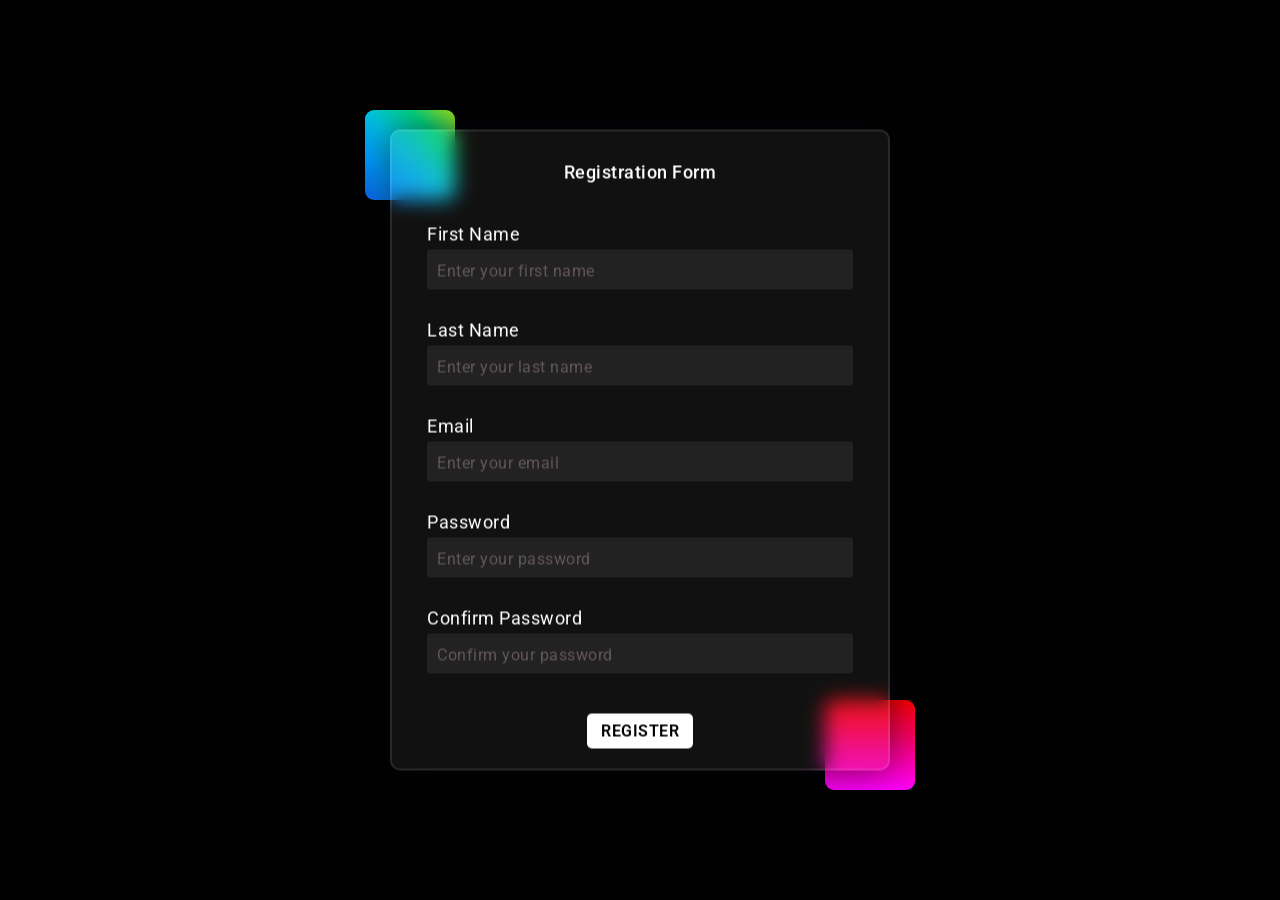
<file: 12_2_RegistrationForm/index.html>
<!DOCTYPE html>
<html lang="en">
<head>
    <title>Registration</title>
    <link rel="stylesheet" type="text/css" href="style.css">
    <link rel="preconnect" href="https://fonts.googleapis.com">
<link rel="preconnect" href="https://fonts.gstatic.com" crossorigin>
<link href="https://fonts.googleapis.com/css2?family=Poppins:wght@400;500&family=Roboto:wght@400;500&display=swap" rel="stylesheet">
    
</head>
<body>
    <div class="background">
        <div class="shape"></div>
        <div class="shape"></div>
    </div>
    <form>
        <h3>Registration Form</h3>
        <label for="firstname">First Name</label>
        <input type="text" placeholder="Enter your first name" id="firstname">

        <label for="Lastname">Last Name</label>
        <input type="text" placeholder="Enter your last name" id="Lastname">

        <label for="email">Email</label>
        <input type="email" placeholder="Enter your email" id="email">

        <label for="password">Password</label>
        <input type="password" placeholder="Enter your password" id="password">

        <label for="username">Confirm Password</label>
        <input type="password" placeholder="Confirm your password" id="username">
        <div class="box">
            <button>REGISTER</button>
        </div>
    </form>
</body>
</html>
</file>
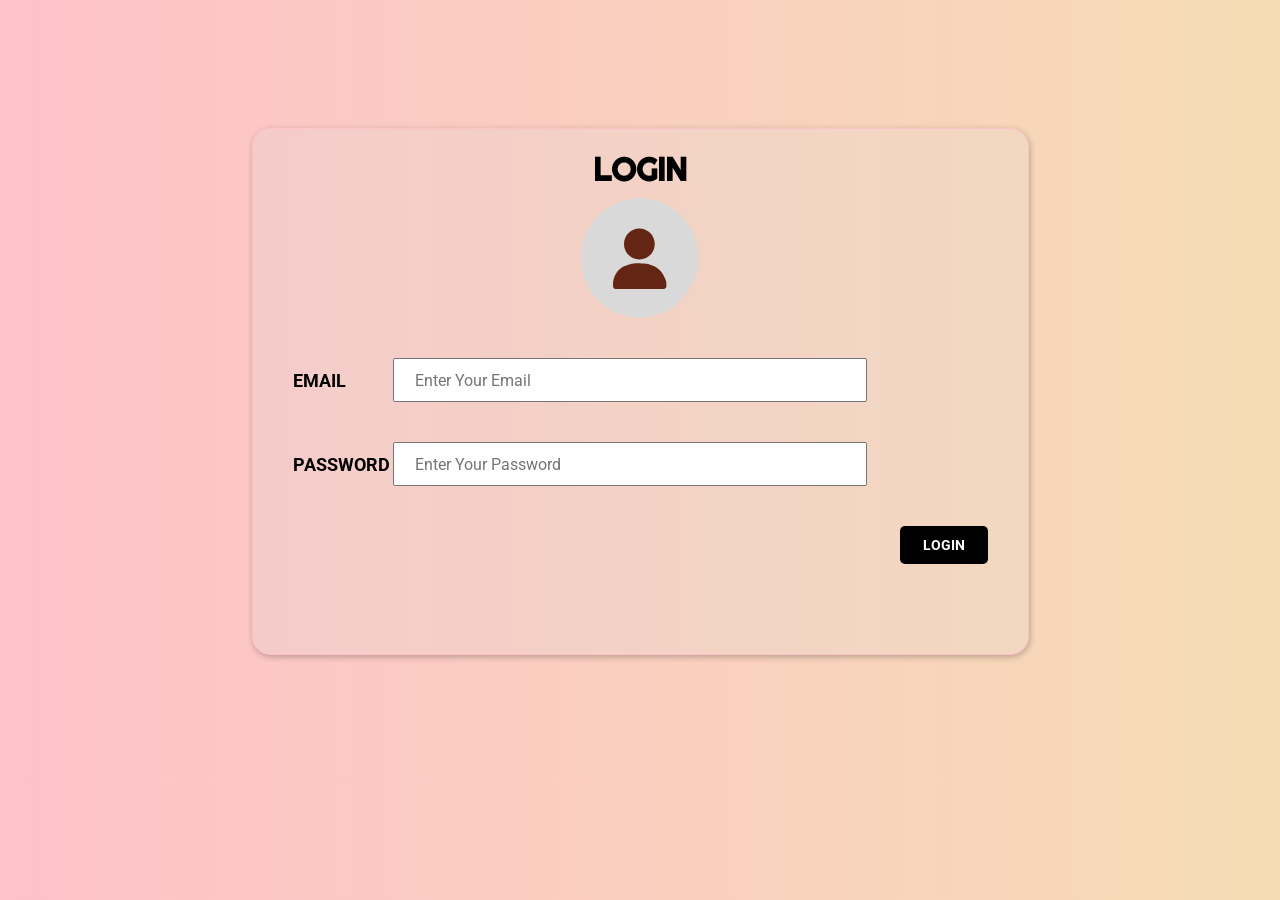
<file: 13_LoginForm/index.html>
<!DOCTYPE html>
<html lang="en">
<head>
    <meta charset="UTF-8">
    <meta name="viewport" content="width=device-width, initial-scale=1.0">
    <title>Login Form</title>
    <link rel="stylesheet" href="style.css">
    <link rel="preconnect" href="https://fonts.googleapis.com">
<link rel="preconnect" href="https://fonts.gstatic.com" crossorigin>
<link href="https://fonts.googleapis.com/css2?family=Righteous&family=Roboto:wght@400;700&display=swap" rel="stylesheet">
</head>
<body>
    <div id="container">
        <div id="box">
            <div id="heding">
                <div class="center">
                    <h1>LOGIN</h1>
                </div>
                <div class="center">
                    <img src="img.svg" alt="IMG">
                </div>
            </div>
            <div id="bottom">
                <div class="form">
                    <div class="label-content">
                        <label for="">EMAIL</label>
                    </div>
                    <input type="email" placeholder="Enter Your Email">
                </div>
                <div class="form">
                    <div class="label-content">
                        <label for="">PASSWORD</label>
                    </div>
                    <input type="password" placeholder="Enter Your Password">
                </div>
                <div id="btn-container">
                    <input type="button" value="LOGIN">
                </div>
            </div>
        </div>
    </div>
</body>
</html>
</file>
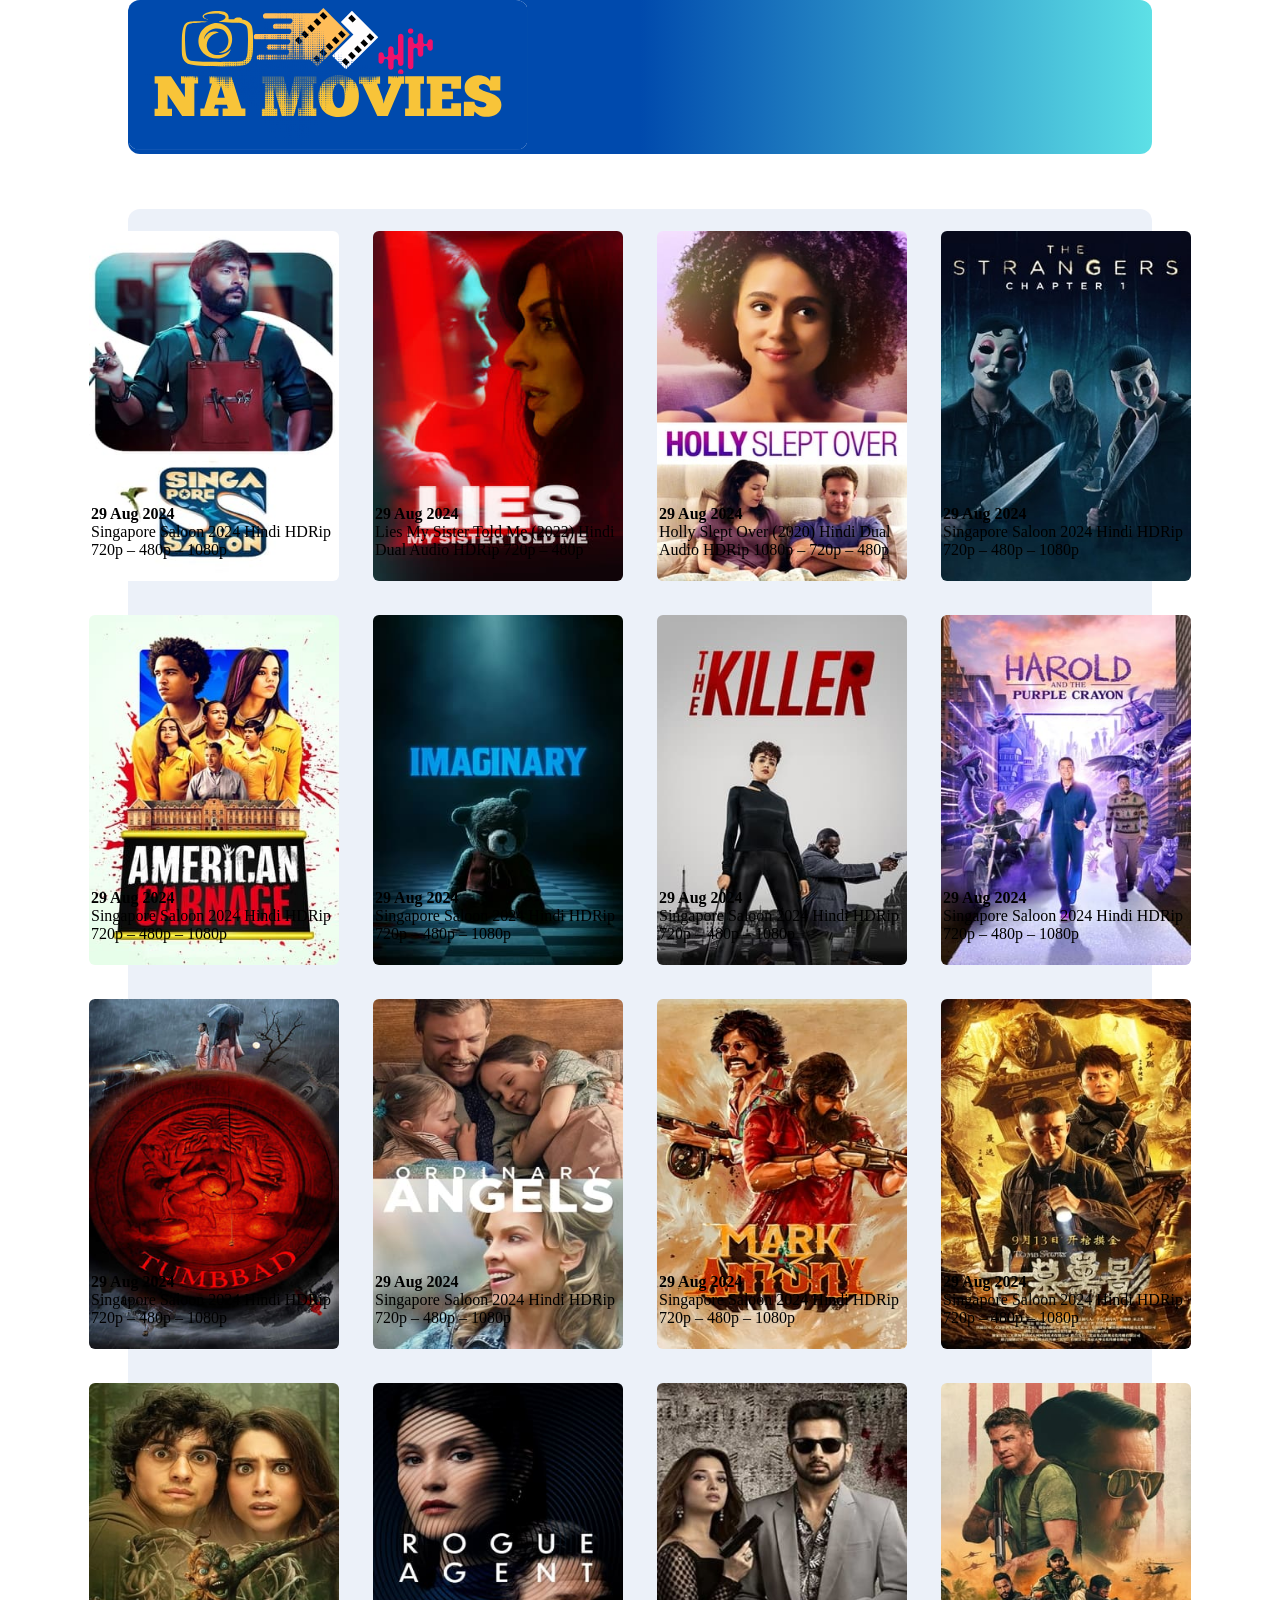
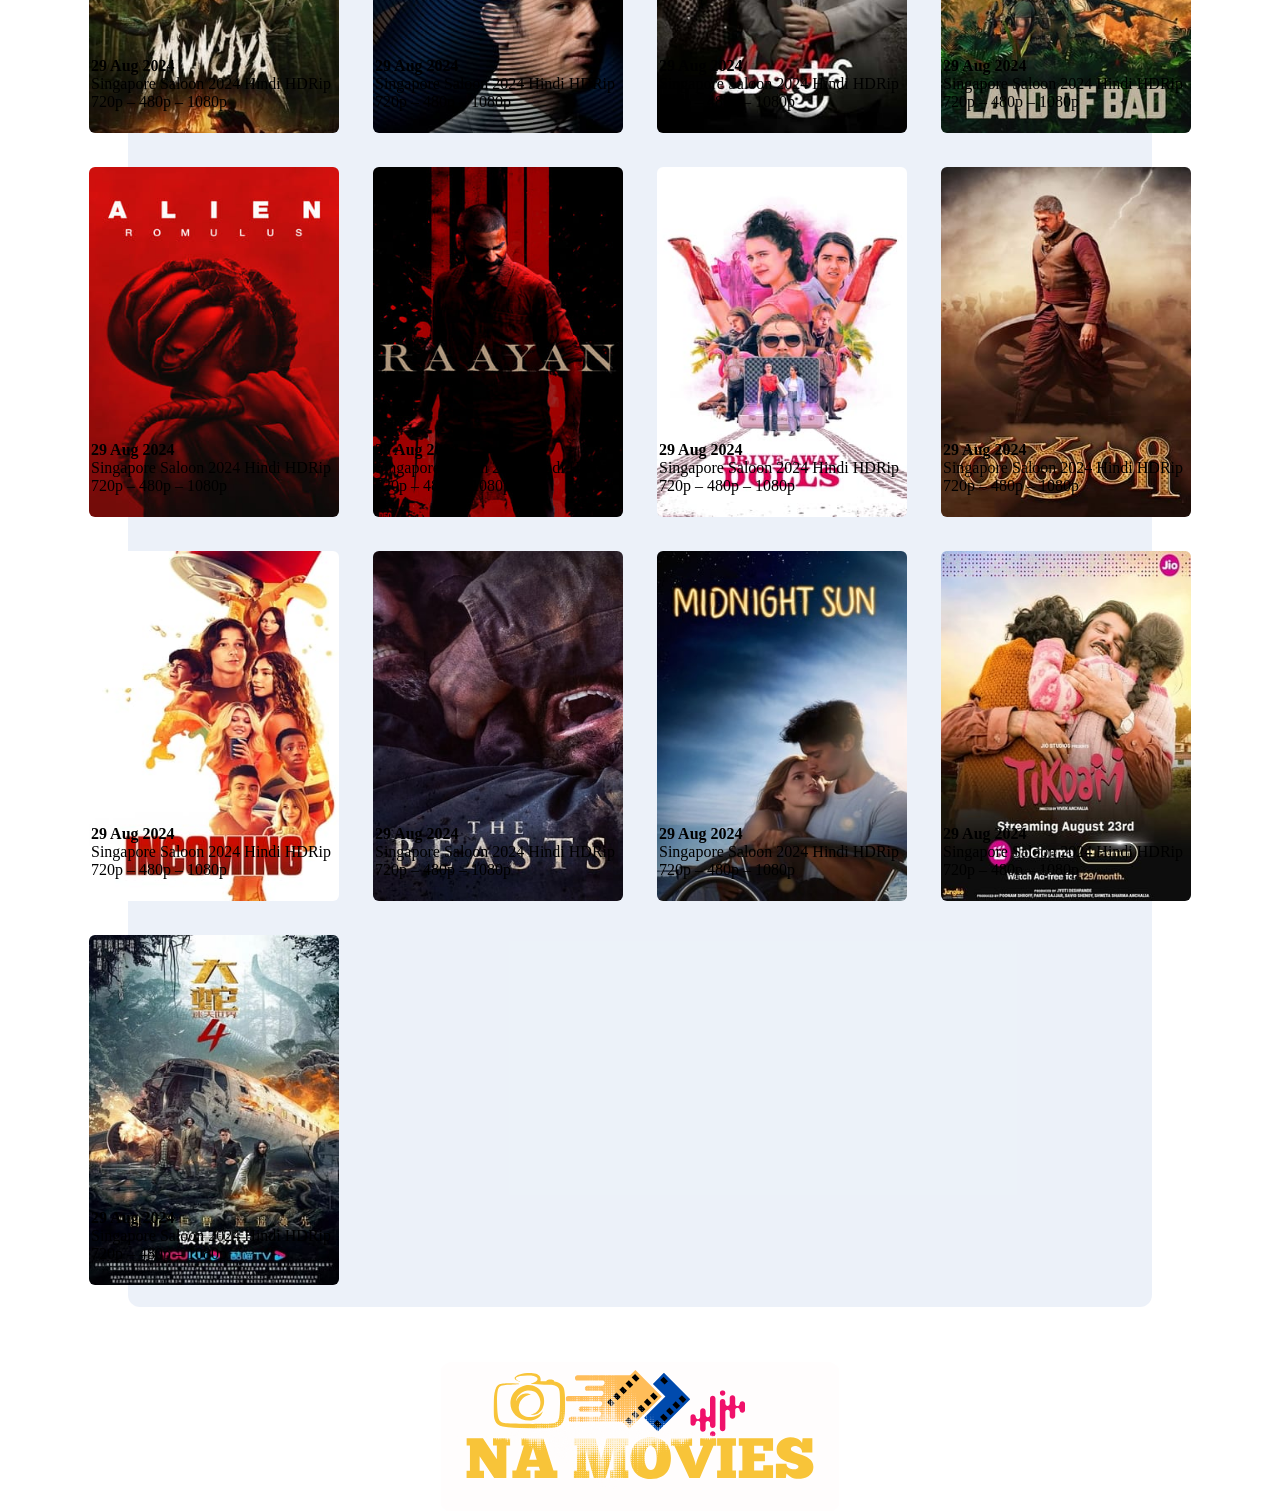
<file: 16_MovieWebsite/index.html>
<!DOCTYPE html>
<html lang="en">

<head>
    <meta charset="UTF-8">
    <meta name="viewport" content="width=device-width, initial-scale=1.0">
    <title>NA Movies</title>
    <link rel="stylesheet" href="style.css">
</head>

<body>
    <div class="main-container">
        <!-- navbar -->
        <header>
            <nav>
                <img src="./src/toplogo.svg" alt="toplogo">
            </nav>
        </header>

        <!-- main section -->
        <section>
            <div class="main-section-movies-container">
                <div class="movies-grid-container">
                    <div class="view-movies">
                        <img src="./src/asset 1.webp" alt="">
                        <div class="front-content">
                            <span><b>29 Aug 2024</b></span>
                            <p>Singapore Saloon 2024 Hindi HDRip 720p – 480p – 1080p</p>
                        </div>
                    </div>
                    <div class="view-movies">
                        <img src="./src/asset 2.webp" alt="">
                        <div class="front-content">
                            <span><b>29 Aug 2024</b></span>
                            <p>Lies My Sister Told Me (2022) Hindi Dual Audio HDRip 720p – 480p</p>
                        </div>
                    </div>
                    <div class="view-movies">
                        <img src="./src/asset 3.webp" alt="">
                        <div class="front-content">
                            <span><b>29 Aug 2024</b></span>
                            <p>Holly Slept Over (2020) Hindi Dual Audio HDRip 1080p – 720p – 480p</p>
                        </div>
                    </div>
                    <div class="view-movies">
                        <img src="./src/asset 4.webp" alt="">
                        <div class="front-content">
                            <span><b>29 Aug 2024</b></span>
                            <p>Singapore Saloon 2024 Hindi HDRip 720p – 480p – 1080p</p>
                        </div>
                    </div>
                    <div class="view-movies">
                        <img src="./src/asset 5.webp" alt="">
                        <div class="front-content">
                            <span><b>29 Aug 2024</b></span>
                            <p>Singapore Saloon 2024 Hindi HDRip 720p – 480p – 1080p</p>
                        </div>
                    </div>
                    <div class="view-movies">
                        <img src="./src/asset 6.webp" alt="">
                        <div class="front-content">
                            <span><b>29 Aug 2024</b></span>
                            <p>Singapore Saloon 2024 Hindi HDRip 720p – 480p – 1080p</p>
                        </div>
                    </div>
                    <div class="view-movies">
                        <img src="./src/asset 7.webp" alt="">
                        <div class="front-content">
                            <span><b>29 Aug 2024</b></span>
                            <p>Singapore Saloon 2024 Hindi HDRip 720p – 480p – 1080p</p>
                        </div>
                    </div>
                    <div class="view-movies">
                        <img src="./src/asset 8.webp" alt="">
                        <div class="front-content">
                            <span><b>29 Aug 2024</b></span>
                            <p>Singapore Saloon 2024 Hindi HDRip 720p – 480p – 1080p</p>
                        </div>
                    </div>
                    <div class="view-movies">
                        <img src="./src/asset 9.webp" alt="">
                        <div class="front-content">
                            <span><b>29 Aug 2024</b></span>
                            <p>Singapore Saloon 2024 Hindi HDRip 720p – 480p – 1080p</p>
                        </div>
                    </div>
                    <div class="view-movies">
                        <img src="./src/asset 10.webp" alt="">
                        <div class="front-content">
                            <span><b>29 Aug 2024</b></span>
                            <p>Singapore Saloon 2024 Hindi HDRip 720p – 480p – 1080p</p>
                        </div>
                    </div>
                    <div class="view-movies">
                        <img src="./src/asset 11.webp" alt="">
                        <div class="front-content">
                            <span><b>29 Aug 2024</b></span>
                            <p>Singapore Saloon 2024 Hindi HDRip 720p – 480p – 1080p</p>
                        </div>
                    </div>
                    <div class="view-movies">
                        <img src="./src/asset 12.webp" alt="">
                        <div class="front-content">
                            <span><b>29 Aug 2024</b></span>
                            <p>Singapore Saloon 2024 Hindi HDRip 720p – 480p – 1080p</p>
                        </div>
                    </div>
                    <div class="view-movies">
                        <img src="./src/asset 13.webp" alt="">
                        <div class="front-content">
                            <span><b>29 Aug 2024</b></span>
                            <p>Singapore Saloon 2024 Hindi HDRip 720p – 480p – 1080p</p>
                        </div>
                    </div>
                    <div class="view-movies">
                        <img src="./src/asset 14.webp" alt="">
                        <div class="front-content">
                            <span><b>29 Aug 2024</b></span>
                            <p>Singapore Saloon 2024 Hindi HDRip 720p – 480p – 1080p</p>
                        </div>
                    </div>
                    <div class="view-movies">
                        <img src="./src/asset 15.webp" alt="">
                        <div class="front-content">
                            <span><b>29 Aug 2024</b></span>
                            <p>Singapore Saloon 2024 Hindi HDRip 720p – 480p – 1080p</p>
                        </div>
                    </div>
                    <div class="view-movies">
                        <img src="./src/asset 16.webp" alt="">
                        <div class="front-content">
                            <span><b>29 Aug 2024</b></span>
                            <p>Singapore Saloon 2024 Hindi HDRip 720p – 480p – 1080p</p>
                        </div>
                    </div>
                    <div class="view-movies">
                        <img src="./src/asset 17.webp" alt="">
                        <div class="front-content">
                            <span><b>29 Aug 2024</b></span>
                            <p>Singapore Saloon 2024 Hindi HDRip 720p – 480p – 1080p</p>
                        </div>
                    </div>
                    <div class="view-movies">
                        <img src="./src/asset 18.webp" alt="">
                        <div class="front-content">
                            <span><b>29 Aug 2024</b></span>
                            <p>Singapore Saloon 2024 Hindi HDRip 720p – 480p – 1080p</p>
                        </div>
                    </div>
                    <div class="view-movies">
                        <img src="./src/asset 19.webp" alt="">
                        <div class="front-content">
                            <span><b>29 Aug 2024</b></span>
                            <p>Singapore Saloon 2024 Hindi HDRip 720p – 480p – 1080p</p>
                        </div>
                    </div>
                    <div class="view-movies">
                        <img src="./src/asset 20.webp" alt="">
                        <div class="front-content">
                            <span><b>29 Aug 2024</b></span>
                            <p>Singapore Saloon 2024 Hindi HDRip 720p – 480p – 1080p</p>
                        </div>
                    </div>
                    <div class="view-movies">
                        <img src="./src/asset 21.webp" alt="">
                        <div class="front-content">
                            <span><b>29 Aug 2024</b></span>
                            <p>Singapore Saloon 2024 Hindi HDRip 720p – 480p – 1080p</p>
                        </div>
                    </div>
                    <div class="view-movies">
                        <img src="./src/asset 22.webp" alt="">
                        <div class="front-content">
                            <span><b>29 Aug 2024</b></span>
                            <p>Singapore Saloon 2024 Hindi HDRip 720p – 480p – 1080p</p>
                        </div>
                    </div>
                    <div class="view-movies">
                        <img src="./src/asset 23.webp" alt="">
                        <div class="front-content">
                            <span><b>29 Aug 2024</b></span>
                            <p>Singapore Saloon 2024 Hindi HDRip 720p – 480p – 1080p</p>
                        </div>
                    </div>
                    <div class="view-movies">
                        <img src="./src/asset 24.webp" alt="">
                        <div class="front-content">
                            <span><b>29 Aug 2024</b></span>
                            <p>Singapore Saloon 2024 Hindi HDRip 720p – 480p – 1080p</p>
                        </div>
                    </div>
                    <div class="view-movies">
                        <img src="./src/asset 25.webp" alt="">
                        <div class="front-content">
                            <span><b>29 Aug 2024</b></span>
                            <p>Singapore Saloon 2024 Hindi HDRip 720p – 480p – 1080p</p>
                        </div>
                    </div>
                </div>
            </div>
        </section>
        <!-- footer -->
        <footer>
            <div class="footer-img-container">
                <img src="./src/botomlogo.svg" alt="toplogo">
            </div>
        </footer>
    </div>
</body>

</html>
</file>
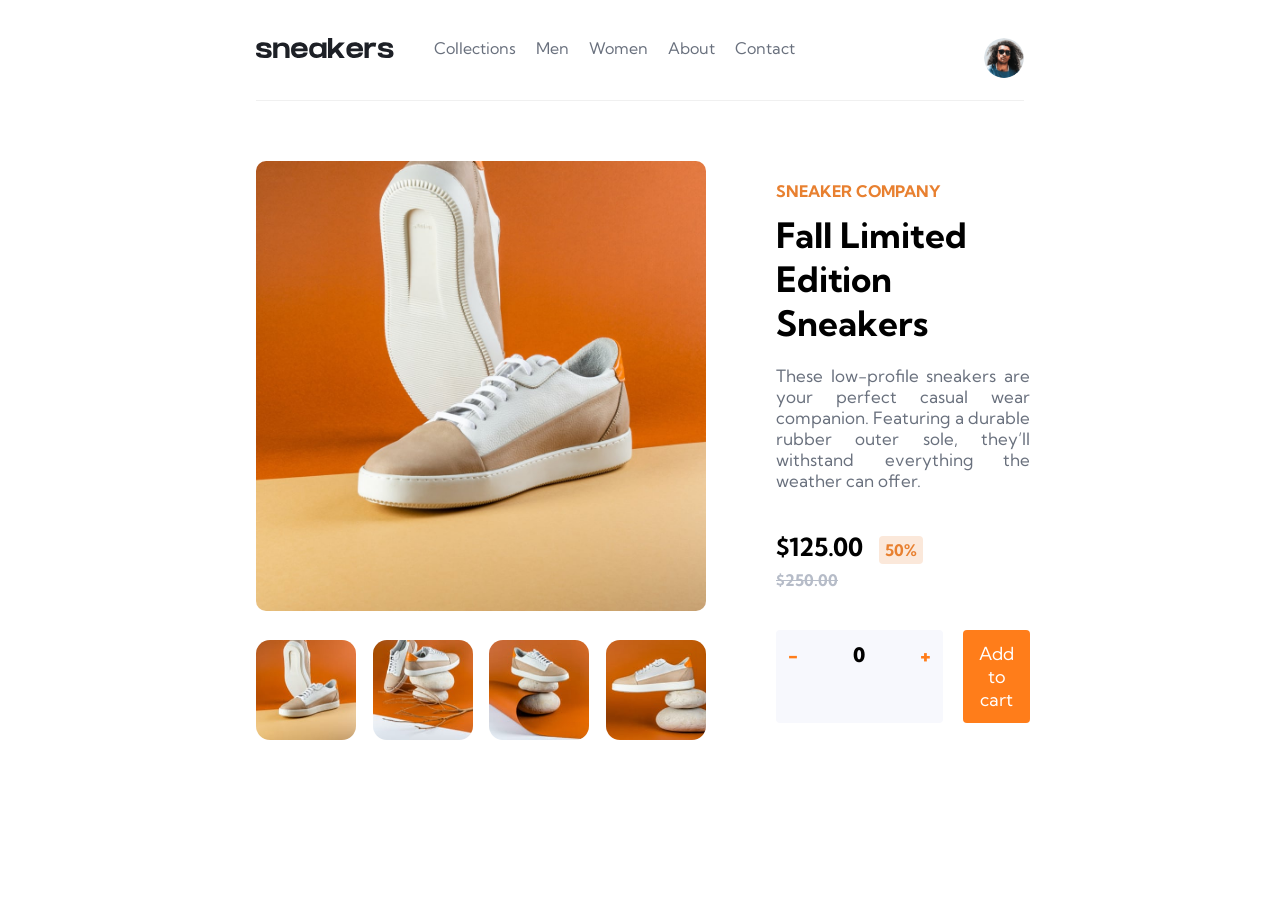
<file: 17_sneakers_cart/index.html>
<!DOCTYPE html>
<html lang="en">

<head>
    <meta charset="UTF-8">
    <meta name="viewport" content="width=device-width, initial-scale=1.0">
    <title>Sneakers</title>
    <link rel="stylesheet" href="style.css">
    <link rel="preconnect" href="https://fonts.googleapis.com">
    <link rel="preconnect" href="https://fonts.gstatic.com" crossorigin>
    <link
        href="https://fonts.googleapis.com/css2?family=Kumbh+Sans:wght@100..900&family=Playwrite+CU:wght@100..400&display=swap"
        rel="stylesheet">
</head>

<body>
    <header>
        <nav id="nav-container">
            <div class="nav-left-container">
                <div>
                    <img src="./assets/asset 7.svg" alt="Sneakers">
                </div>
                <div class="nav-menus">
                    <ul>
                        <li>Collections</li>
                        <li>Men</li>
                        <li>Women</li>
                        <li>About</li>
                        <li>Contact</li>
                    </ul>
                </div>
            </div>


            <div class="nav-profile">
                <i src="./assets/icon-cart.svg"></i>
                <img src="./assets/asset 1.png" alt="">
            </div>
        </nav>

    </header>

    <!-- body section -->
    <section>
        <div class="main-container">
            <div class="img-section">
                <div class="main-img">
                    <img src="./assets/asset 2.jpeg" alt="mainimg">
                </div>
                <div class="bottom-imgs">
                    <img src="./assets/asset 3.jpeg" alt="downimg">
                    <img src="./assets/asset 4.jpeg" alt="downimg">
                    <img src="./assets/asset 5.jpeg" alt="downimg">
                    <img src="./assets/asset 6.jpeg" alt="downimg">
                </div>
            </div>
            <div class="text-section">
                <div class="text-content">
                    <h4>Sneaker Company</h4>
                    <h1>Fall Limited Edition Sneakers</h1>
                    <p>These low-profile sneakers are your perfect casual wear companion. Featuring a durable rubber
                        outer
                        sole, they’ll withstand everything the weather can offer.</p>
                </div>
                <div class="text-content">
                    <h2 class="money-style">$125.00 <span>50%</span></h2>
                    <h3 class="discount">$250.00</h3>
                </div>
                <div class="text-content">
                    <div class="text-content-incdrec-center">
                        <div class="incdrec">
                            <span class="incdrec-color">-</span>
                            <span>0</span>
                            <span class="incdrec-color">+</span>
                        </div>
                        <button id="add-cart-btn">Add to cart</button>
                    </div>
                </div>
            </div>
        </div>
    </section>
</body>

</html>
</file>
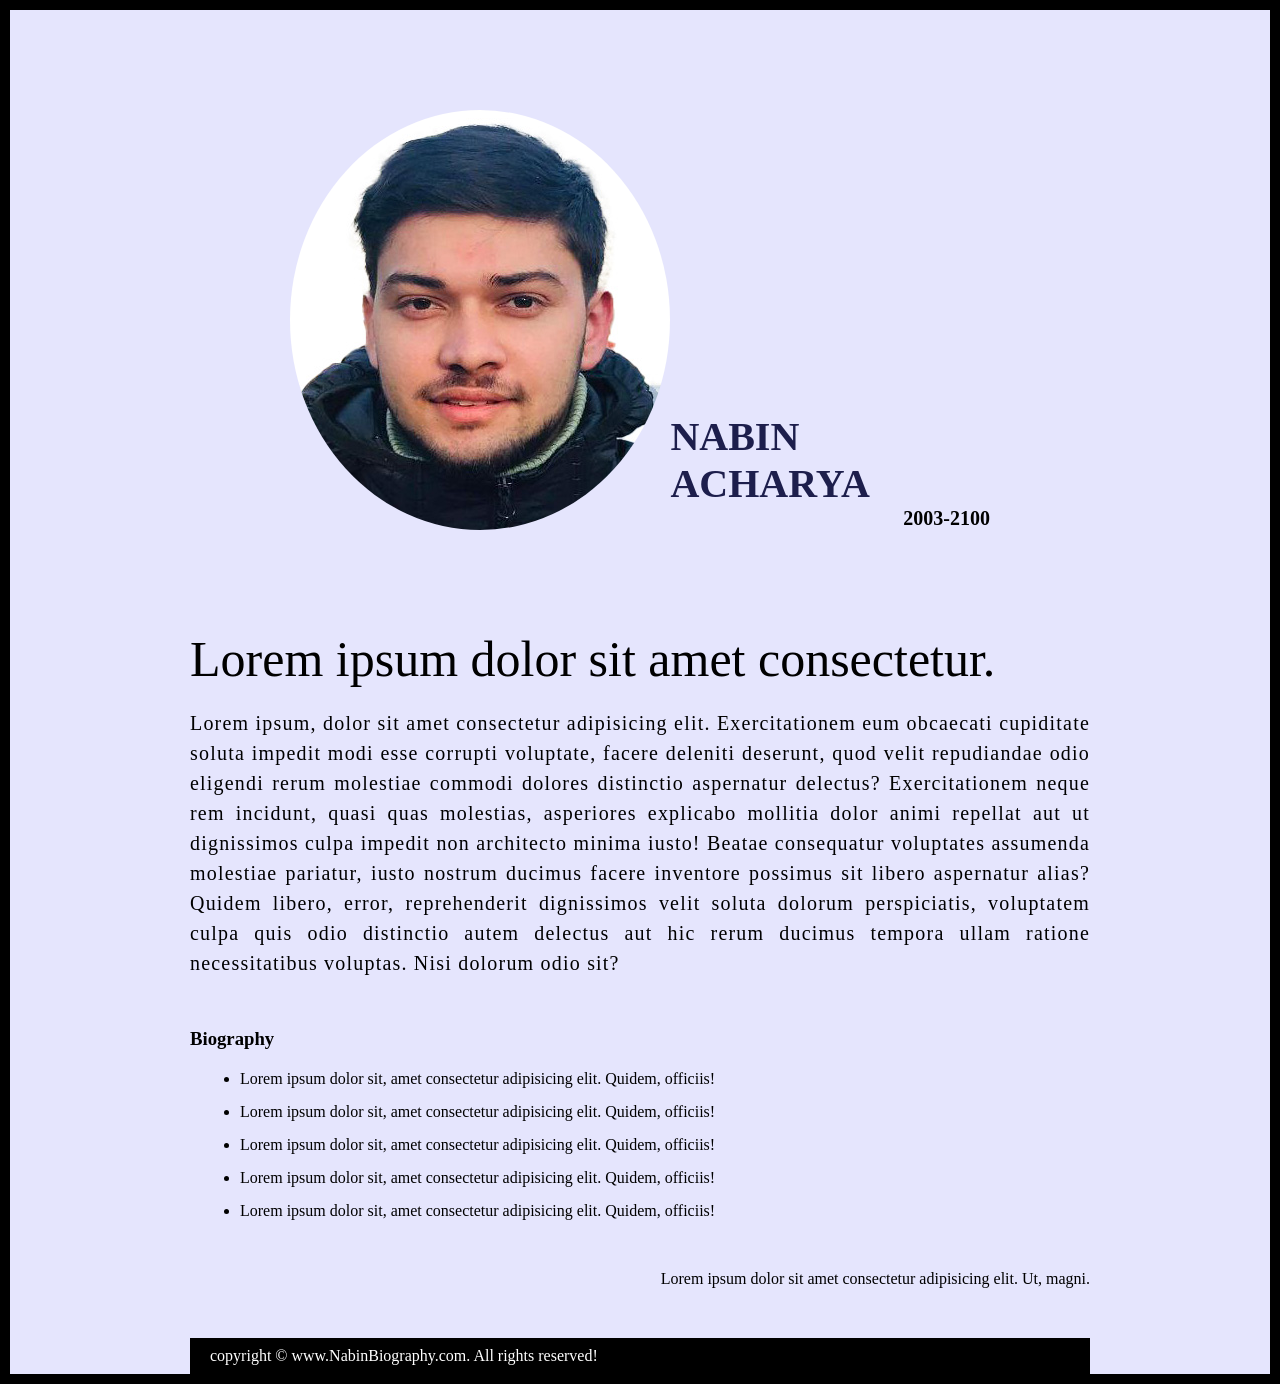
<file: P2Biography/index.html>
<!DOCTYPE html>
<html lang="en">
<head>
    <meta charset="UTF-8">
    <meta http-equiv="X-UA-Compatible" content="IE=edge">
    <meta name="viewport" content="width=device-width, initial-scale=1.0">
    <title>Basic Website</title>
    <link rel="stylesheet" href="style.css">
</head>
<body>
    <div class="container">
        <div class="content">
          <section class="top-section">
            <div class="img-container">
                <img src="new.jpg" alt="Nabin">
            </div>
            <div>
                <h1>Nabin Acharya</h1>
                <h4>2003-2100</h4>
            </div>

          </section>
          <section class="about-section">
            <h2>Lorem ipsum dolor sit amet consectetur.</h2>
            <p>Lorem ipsum, dolor sit amet consectetur adipisicing elit. Exercitationem eum obcaecati cupiditate soluta impedit modi esse corrupti voluptate, facere deleniti deserunt, quod velit repudiandae odio eligendi rerum molestiae commodi dolores distinctio aspernatur delectus? Exercitationem neque rem incidunt, quasi quas molestias, asperiores explicabo mollitia dolor animi repellat aut ut dignissimos culpa impedit non architecto minima iusto! Beatae consequatur voluptates assumenda molestiae pariatur, iusto nostrum ducimus facere inventore possimus sit libero aspernatur alias? Quidem libero, error, reprehenderit dignissimos velit soluta dolorum perspiciatis, voluptatem culpa quis odio distinctio autem delectus aut hic rerum ducimus tempora ullam ratione necessitatibus voluptas. Nisi dolorum odio sit?</p>
          </section>
          <section class="biography-section">
            <h3>Biography</h3>
            <ul>
                <li> Lorem ipsum dolor sit, amet consectetur adipisicing elit. Quidem, officiis!</li>
                <li>Lorem ipsum dolor sit, amet consectetur adipisicing elit. Quidem, officiis!</li>
                <li>Lorem ipsum dolor sit, amet consectetur adipisicing elit. Quidem, officiis!</li>
                <li>Lorem ipsum dolor sit, amet consectetur adipisicing elit. Quidem, officiis!</li>
                <li>Lorem ipsum dolor sit, amet consectetur adipisicing elit. Quidem, officiis!</li>
            </ul>

          </section>
          <section class="link">
            <p>Lorem ipsum dolor sit amet consectetur adipisicing elit. Ut, magni.</p>

          </section>

          <footer>
            <div class="center">
                copyright &copy; www.NabinBiography.com. All rights reserved!
            </div>
        </footer>
        </div>

    </div>
    

</body>
</html>
</file>
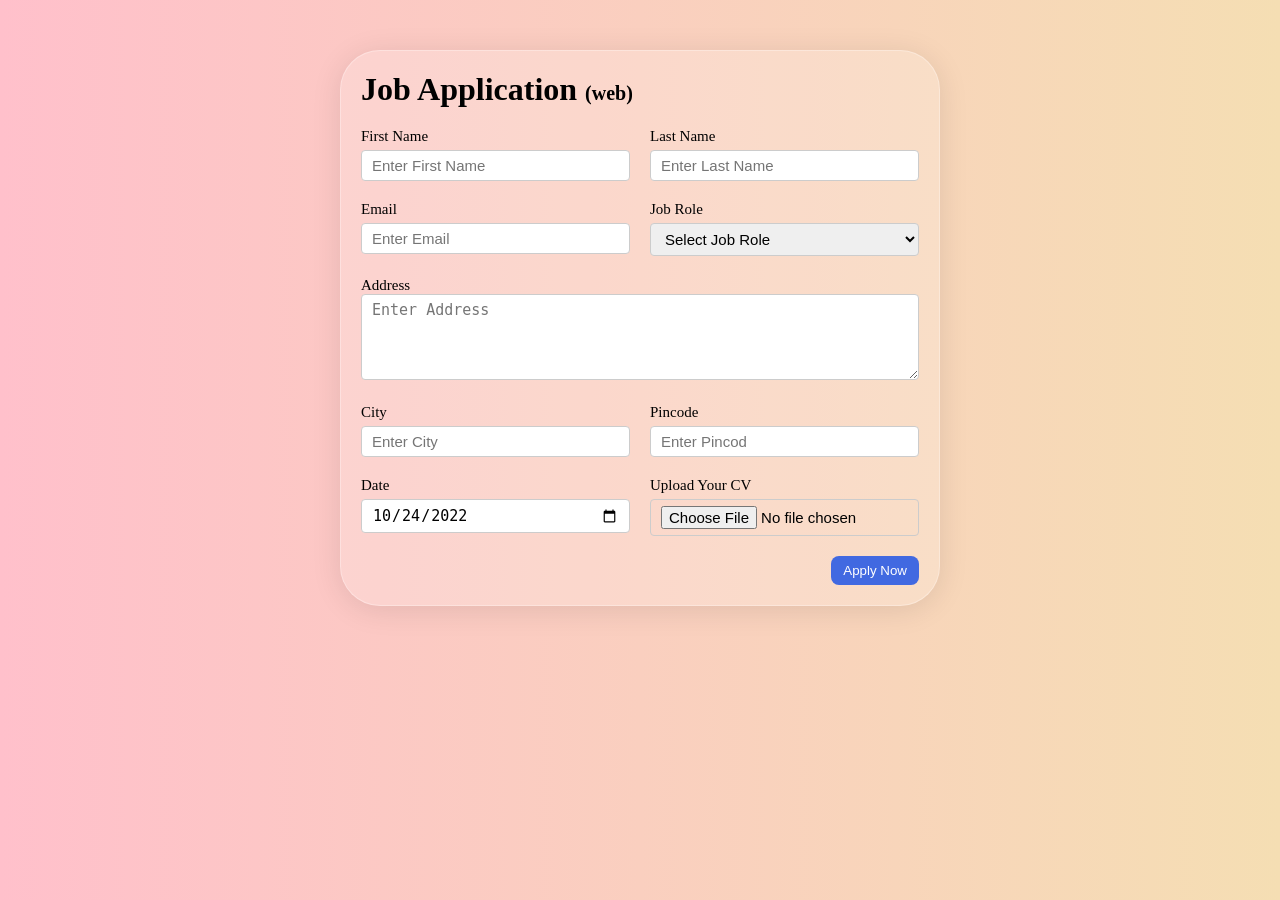
<file: P3 Job Application Form/index.html>
<!DOCTYPE html>
<html lang="en">
<head>
    <meta charset="UTF-8">
    <meta http-equiv="X-UA-Compatible" content="IE=edge">
    <meta name="viewport" content="width=device-width, initial-scale=1.0">
    <title>Web Form</title>
    <link rel="stylesheet" href="style.css">
</head>
<body>
    <div class="container">
        <div class="apply-box">
            <h1>Job Application <span class="title-small">(web)</span></h1>

            <form action="">
                <div class="form-container">
                    <div class="form-control">
                        <label for="first-name">First Name</label>
                        <input type="text" id="first-name" name="first-name" placeholder="Enter First Name">
                    </div>
                    <div class="form-control">
                        <label for="last-name">Last Name</label>
                        <input type="text" id="last-name" name="last-name" placeholder="Enter Last Name">
                    </div>
                    <div class="form-control">
                        <label for="email">Email</label>
                        <input type="email" id="email" name="email" placeholder="Enter Email">
                    </div>
                    <div class="form-control">
                        <label for="job-role">Job Role</label>
                        <select name="job-role" id="job_role">
                            <option value="">Select Job Role</option>
                            <option value="frontend">Frontend Development</option>
                            <option value="backend">Backend Development</option>
                            <option value="full-stack">Full Stack Web Development</option>
                            <option value="ui-ux">UI & UX Designer</option>
                        </select>
                    </div>
                    <div class="textarea-control">
                        <label for="address">Address</label>
                        <textarea name="address" id="address" cols="50" rows="4" placeholder="Enter Address"></textarea>
                        
                    </div>
                    <div class="form-control">
                        <label for="city">City</label>
                        <input type="text" id="city" name="city" placeholder="Enter City">
                    </div>
                    <div class="form-control">
                        <label for="pincod">Pincode</label>
                        <input type="number" id="pincod" name="pincod" placeholder="Enter Pincod">
                    </div>
                    <div class="form-control">
                        <label for="date">Date</label>
                        <input value="2022-10-24" type="date" id="date" name="date" placeholder="Enter Date">
                    </div>
                    <div class="form-control">
                        <label for="upload">Upload Your CV</label>
                        <input type="file" id="upload" name="upload"/>
                    </div>
                </div>
                <div class="button-container">
                    <button type="submit">Apply Now</button>
                </div>
            </form>
            
        </div>
    </div>
</body>
</html>
</file>
<file: assets/css/style.css>
*{
    margin: 0;
    padding: 0;
}

body{
    background-color: black;
}

#main{
    margin: 3% 10% 22px 10%;
    /* border: 1px solid red; */
    /* justify-content: center; */
}
#main h1{
    display: flex;
    justify-content: center;
    color:white;
    margin: 22px 0;
}

#titleh1{
    display: flex;
    justify-content: center;
    align-items: center;
    gap: 8px;
}
#titleh1 #h1span{
    padding: 4px 8px;
    background-color: #7f1d1d;
    border-radius: 4px;
    color: white;

}
.contents{
    border: 1px solid #475569;
    padding: 20px 12px;
    border-radius: 8px;
    display: flex;
    flex-wrap: wrap;
    justify-content: center;
    gap: 30px;
    margin: 55px 0;
}
.box{
    border: 1px solid #1F2937;
    padding: 20px 12px;
    border-radius: 8px;

}
.box h3{
    margin-bottom: 12px;
    color: white;
    display: flex;
    justify-content: center;
}
.box img{
    height: 205px;
    width: 360px;
    border-radius: 4px;
}
.box img:hover{
    opacity: 0.7;
    transition: 300ms;
}

@media screen and (max-width:1024px) {
    #main{
        margin: 2% 5% 22px 5%;
    }
}
@media screen and (max-width:425px) {
    .box img{
        max-height: 150px;
        max-width: 250px;
    }
    .contents{
        border: none;
    }
    #titleh1{
        font-size: 16px;
    }
}
@media screen and (max-width:320px) {
    .box img{
        max-height: 140px;
        max-width: 210px;
    }

}
</file>
<file: 09_DarazNP/style.css>
*{
    padding: 0;
    margin: 0;
    font-family:system-ui, -apple-system, BlinkMacSystemFont, 'Segoe UI', Roboto, Oxygen, Ubuntu, Cantarell, 'Open Sans', 'Helvetica Neue', sans-serif;
}

#stickeyy{
 position: -webkit-sticky; /* Safari */
    position: sticky;
    top: 0;
}
#stickeyy::after{
    nav-down: 200px;
    background-color: #F57224;
}
#navdiv{
   
    width: 100%;
    height: 50px;
    display: flex;
    gap: 30px;
    justify-content: center;
    align-items: center;
    background-color:#ECECEC ;
}
.higlight{
    color: #F57224;
}

#navdiv span:hover{
    color: #F57224;
    cursor: pointer;
    text-decoration: underline;
    
}
#Nepal-img{
    height: 35px;
    width: 35px;
}

/* lolocontainer section */
#lolocontainer{
    display: flex;
    width: auto;
    height: 100px;
    align-items: center;
}

#darazlogo{
    margin-left: 200px;
    margin-right: 100px;
}
#search input{
    width: 600px;
    height: 45px;
    font-size: large;
    background-color: #ECECEC;
    border: none;
    border-radius: 2px;
    padding-left: 10px;
}
#buy{
    margin-left: 40px;
    cursor: pointer;
}

/* lowerherobanner section */
#lowerherobanner{
    width: auto;
    height: 360px;
    background-color: #ECECEC;
    display: flex;
    align-items: center;
    justify-content: center;
}

#catogery{
    height: 360px;
    width: 245px;
    background-color: white;
    border: 1px solid #706c6c;
    border-top: none;
}
#catogery p{
    margin-left: 5px;
    margin-top: 5px;
    color: #706c6c;
}
#catogery p:hover{
    color: #F57224;
    cursor: pointer;
}
#herobanne{
    height: 360px;
    width: 1050px;
    overflow: auto;
    overflow-y: hidden;
    white-space: nowrap;
    
}
#herobanne img{
    height: 360px;
    width: 1030px;
    padding-right: 10px;
    border-radius: 4px;
}

#imgg{
    background-color: #ECECEC;
    width: auto;
    height: 400px;
    display: flex;
    justify-content: center;
    align-items: center;
}

#imgg img {
    height: 200px;
    width: 985px;

}

/* option section  */
#optionns{
 
    width: auto;
    height: auto;
  
  
}
#optcontainer{
  display: flex;
  justify-content: center;
  align-items: center;
}
#optmain{
  
    margin-left: 40px;
    margin-right: 40px;
    display: flex;
    gap: 60px;
}
#optsecmain{
    width: 192px;
    height: 40px;
    display: flex;
    align-items: center;
    gap: 5px;
    border-radius: 30px;
    cursor: pointer;
}

#optsecmain:hover{
    color: #F57224;
border-radius: 30px;
background: var(--white, #FFF);
box-shadow: 0px 4px 4px 0px rgba(0, 0, 0, 0.25);
}

/* flash shale */
#flashsale{
    margin-top:18px ;
    display: flex;
    justify-content: center;
    height: 51px;
    width: auto;
   

}

#flashcontaint{
    width: 1200px;
    display: flex;
    align-items: center;
}
#onslcolor{
    color:#F57224;
    font-weight: 600;
}
#saletime{
    display: flex;
    align-items: center;
    margin-left: 150px;
    margin-right: 100px;
}
#box{
    height: 30px;
    width: 30px;
    background-color: #F57224;
    justify-content: center;
    align-items: center;
    display: flex;
    border-radius: 2px;
    color: white;
    margin-left: 5px;
}
#hll h1 {
    color: #F57224;
    font-size: 35px;
    font-weight: 900;
}

#button{
    width: 114px;
    height: 34px;
    margin-left: 300px;
    border: 1px solid #F57224;
    border-radius: 2px;
    display: flex;
    justify-content: center;
    align-items: center;
    justify-self: flex-end;
}

#button:hover{
    background-color: #F57224;
    color: white;
    cursor: pointer;
}

/* recitems */
#recitems{
    margin-top:10px ;
    display: flex;
    justify-content: center;
    height: 295px;
    width: auto;
}

#recitemcontainer{
    width: 1200px;
    display: flex;
    align-items: center;
    gap: 20px;
  
}

#content-container{
    width: 161px;
    height: 255px;
    padding: 10px;
   
}
#content-container:hover{
    background: var(--white, #FFF);
    box-shadow: 0px 4px 2px 0px rgba(0, 0, 0, 0.25);
    cursor: pointer;
}

#content-container img{
    height: 161px;
    width: 161px;
    border-radius: 2px;
}

#higlight{
    color: #F57224;
    font-weight: 600;
}

#content-container span{
    color: #706c6c;
    text-decoration:line-through;
}

/* darazmall Section mini section */
#daeaz-container{
margin-top: 20px;
margin-bottom: 20px;
}
#daeaz-container #darazmall{
    margin-left: 18%;
    margin-bottom: 10px;
    font-size: 24px;
}
#darazcontant{
    display: flex;
    justify-content: center;
}
#maincontainer{
 
    height: 210px;
    width: 1116px;
    display: flex;
    gap: 28px;
}
#darazCon-container{
    height: 204px;
    width: 161px;
    background-color: #ffffff;
    font-size: 10px;
    
}
#darazCon-container:hover{
    background: var(--white, #FFF);
    box-shadow: 2px 5px 2px 0px rgba(0, 0, 0, 0.25);
    cursor: pointer;
}
#darazCon-container img{
    height: 161px;
    width: 161px;
}
#darazCon-container p{
    font-size: 20px;
}
   
/* catogery section */

    #catogryp{
        margin-left: 18%;
        margin-bottom: 10px;
        font-size: 20px;
    }

    #catoggery{
        height: 132px;
        width: 1116px;
        display: flex;
        /* border: 1px solid blue; */
       
    }
    #catogery-content{
        border-right: 1px solid #D7CCCC;
        border-bottom: 1px solid #D7CCCC;
        height: 132px;
        width: 148px;
        text-align: center;
    }
    #catogery-content:hover{
        background: var(--white, #FFF);
         box-shadow: 0px 4px 2px 0px rgba(0, 0, 0, 0.25);
         cursor: pointer;
    }
    #catogery-content img{
        height: 80px;
        width: 80px;
        border-radius: 2px;
        margin-top: 10px;
    }

    /* new recomended section from here */
    #content-recomended{
        display: flex;
        justify-content: center;
    }
    #rec-content{
        width: 1200px;
        height: auto;
    }

  
    #recmain-content{
        height: 310px;
        width: 189px;
    }
    #recmain-content:hover{
        background: var(--white, #FFF);
        box-shadow: 0px 4px 2px 0px rgba(0, 0, 0, 0.25);
        cursor: pointer;
    }
#remp{
    margin-top: 50px;
    font-size: 20px;
    margin-bottom: 20px;
}
#mainrec-container{
    display: flex;
    gap: 10px;
    margin-bottom: 25px;
}
    #recmain-content img {
        height:189px ;
        width: 189px;
    }
    #rechiglight{
        margin-top: 5px;
        color: #F57224;
        font-size: 18px;
        font-weight: 600;
    }
    #recmain-content #star{
        margin-top: 20px;
        height: 15px;
        width: 82px;
    }


/* Laege button section  */
    #down-button{
        display: flex;
        align-items: center;
        justify-content: center;
    }

    #btn-down{
        height: 47px;
        width: 389px;
        border: 1px solid #F57224;
        border-top: 3px solid #F57224;
        border-right: 3px solid #F57224;
        justify-content: center;
        align-items: center;
        display: flex;
        font-size: 20px;
        border-radius: 2px;
        transition-duration: 400ms;
    }

    #btn-down:hover{
        cursor: pointer;
        background-color: #F57224;
        color: white;
    }

    /* footer Description section */

   footer{
        height: 350px;
        width: auto;
        background-color: #2E2E54;
        margin-top: 35px;
        color: white;
        display: flex;
    }
footer p{
    font-size: 13px;
}
footer h4:hover{
    cursor: pointer;
    color: #F57224;
}
  #leftnav-container{
        margin-left: 10%;
        margin-top: 15px;
    }

    #Earn-withDaraz{
        margin-top: 45px;
    }
#Darazright-nav{
    margin-left: 8%;
    margin-top: 80px;
}

#nav-logo{
    margin-left: 20%;
    margin-top: 50px;
    display: flex;
    gap: 30px;
}
#navqr{
    height: 111px;
    width: 112px;
}

#navlogo{
    margin-top: 25px;
}
#navh4{
    color: #F57224;
}
</file>
<file: 10_TechnicaldocumentationPage/style.css>
*{
    margin: 0;
    padding: 0;
    /* font-family: 'Righteous', sans-serif;
    font-family: 'Roboto', sans-serif; */
}

body{
    background-color: #235F3C;
}
#nav{
    height: 30px;
    /* background-color: #fff; */
    background: #808080;  /* fallback for old browsers */
background: -webkit-linear-gradient(to right, #3fada8, #808080);  /* Chrome 10-25, Safari 5.1-6 */
background: linear-gradient(to right, #3fada8, #808080); /* W3C, IE 10+/ Edge, Firefox 16+, Chrome 26+, Opera 12+, Safari 7+ */
box-shadow: 0px 4px 4px 0px rgba(0, 0, 0, 0.25);

    margin-bottom: 8px;
}
#container{
    display: flex;
}

#sidebar{
    width: 250px;
    /* position: fixed; */

}
#hr-line{
    border: 4px solid white;
    border-radius: 2px;
    /* position: fixed; */
}

#heding{
    display: flex;
    align-items: center;
    justify-content: center;
}
#heding h2{
    font-family: 'Roboto', sans-serif;
    color: white;
    align-items: center;
    margin: 9px 0;
    
}
.inner-side p{
    font-family: 'Roboto', sans-serif;
    margin: 15px 0;
    padding-left: 12px;
    font-size: 18px;
    color: white;
    cursor: pointer;
}

.inner-side hr{
    
    border: 1px solid #D0CCCC;
}

#main-content{
    width:70%;
    height: 100vh;
    /* border: 1px solid red; */
    display: flex;
    justify-content: center;
    /* align-items: center; */
}

#content{
    margin: 20px 0px;
    /* border: 1px solid white; */
    color: white;
    max-width: 1000px;
    /* margin-left: 40px; */
}
#content h1{
     font-family: 'Righteous', sans-serif; 
}
#content p{
    margin-top: 14px;
    font-family: 'Roboto', sans-serif; 
}

.hedings3{
    margin: 77px 0 20px 0;
    font-family: 'Roboto', sans-serif; 
}

#code-content{
    /* border: 1px solid white; */
    max-height: 430px;
    max-width: 750px;
    border-radius: 15px;
    background: #0E0000;
    box-shadow: 0px 4px 4px 0px rgba(0, 0, 0, 0.25);

}
#code-content code{
    font-size: 14px;
}

#footer ul{
    margin: 12px 0 0 60px;
}
</file>
<file: 11_NewsWebsite/css/style.css>
*{
    margin: 0;
    padding: 0;
}

#container{
    /* border: 1px solid rebeccapurple; */
    margin: 25px 5% 0  5%;
}

#logo-group{
    display: flex;
    /* border: 1px solid green; */
    /* height: 80px; */
}

#left{
    display: flex;
    /* border: 1px solid green; */
    justify-content:flex-end;
    align-items: center;
    width: 100%;
}

#left span{
    margin-right: 8px;
    font-size: 18px;
    font-weight: bold;
}
#logos{
    display: flex;
    gap: 5px;
    align-items: center;
}
#logos img{
    height: 18px;
    width: 18px;
}

#seprator{
    margin: 22px 0;
}
/* nav{
    border: 1px solid blue;
    position: fixed;
    top: 0;
} */
#nav-content{
    display: flex;
    gap: 40px;
}

#nav-content p{
    font-size: 22px;
    font-weight: bold;
}

#nav-content p:hover{
    color: #C70D0D;
    cursor: pointer;
}

nav hr{
    margin-top: 13px;
    border: 2px solid #131313;
}

#first-sec{
    margin-top: 22px;
    display: flex;
    /* height: 460px; */
    /* width: 973px; */
}

#right-sec1 img{
    height: 460px;
    width: 973px;
}
#right-sec1 p{
    font-size: 18px;
    margin-top: 22px;
}
#red-p{
    color: #D03B0D;
    font-weight: bold;
}
#right-sec1 h1{
    font-size: 50px;
    font-weight: bold;
    margin-top: 22px;
}

#left-sec1{
    margin-left: 25px;
}

.right-container1{
    display: flex;
    /* border: 1px solid #D03B0D; */
    width: 700px;
    margin-bottom: 22px;
}

.right1{
    margin-left: 22px;
}
.right1 p{
    font-size: 16px;
    margin-bottom: 18px;
}
.right1 .rightp1{
    color: #D03B0D;
    font-weight: bold;
}
.right1 h1{
    /* font-size: 50px; */
    font-weight: bolder;
    margin-bottom: 22px;
}

#sec1hr{
    border: 2px solid #131313;
    max-width: 83%;
}

/* art and culture */
.highlight-h1{
    margin: 22px 0;
    font-size: 33px;
}
#second-sec-content{
    display: flex;
    gap: 22px;
}
.second-sec-mainclass {
    /* border:  1px solid green; */
    max-width: 446px;
}
.second-sec-mainclass img{
    max-width: 404px;
    max-height: 290px;
    border-radius: 2px;
}
.sec-img-div{
    margin-top: 22px;
    /* border: 1px solid black; */
}
.sec-img-div .cat{
    color: red;
    font-weight: bold;
}

.sec-img-div h2{
    margin: 8px 0;
    font-weight: bold;
}
.sec-img-div h2:hover{
    color: #C70D0D;
    cursor: pointer;
}
.sec-img-div p{
font-weight: bold;
}

.by:hover{
    color: #C70D0D;
    cursor: pointer;
}

/* #ades{
    width: 185px;
    height: 588px;
    background-color: #131313;
} */

/* thied section */
.sec3hr{
    border: 2px solid #131313;
    /* max-width: 83%; */
    margin: 55px 0;
}

/* Fourth section */
#fourth-sec{
    margin: 3% 0;
    color: white;
    background-color: #131313;
    height: 800px;
}

#fourth-sec-main{
    border: 1px solid rgb(0, 0, 0);
    margin: 0 5% 0  5%;
}

#fourth-sec-main #fourth-h1{
    margin: 35px 0;
    font-size: 31px;
}
#fourth-sec-content{
    display: flex;
}
.click-fourth{
    color: #898989;
    font-weight: bold;
}

/* Bottom Content #fifth */
#bottom-content{
    margin: 0 5% 0  5%;
}

/* Footer */

footer{
    margin-top: 3%;
    color: white;
    background-color: #131313;
    height: 600px;
}
#footer-sec-main{
    margin: 0 15% 0 15%;
    border: 1px solid rgb(0, 0, 0);
    /* height: 100%; */
    /* display: flex; */
    align-items: center;
    color: white;
}
.footer-content-main{
    margin:  8% 0 5% 0;
    /* border: 1px solid orangered; */
    height: 100%;
    width: 100%;
    display: flex;
    justify-content: center;
    gap: 16%;
}
.footer-content-main h1{
    margin: 15% 0;
}
.footer-content-main p{
    margin: 18% 0;
    font-size: 18px;
    /* text-decoration: none; */
    /* text-decoration: underline red; */
}
.footer-content-main a{
    text-decoration: none;
    color: #adabab;
    transition: 0.3s;
}
.footer-content-main a:hover{
    color: #d4cece;
    text-decoration: underline;
}

#copyright-hr{
    margin: 0 10%;
    border: 1px solid #434141;
}
#copyright{
    display: flex;
    justify-content: center;
    margin-top: 2%;
    font-size: 18px;
    color: #C2C5DB;
}
</file>
<file: 12_1_SurveyForm/style.css>
*{
    margin: 0;
    padding: 0;
    font-family: 'Poppins', sans-serif;
}
body{
    background-color: #484888;
    display: flex;
    align-items: center;
    justify-content: center;
}
#container{
   display: flex;
   align-items: center;
   justify-content: center;
}
h2{
    color: white;
    margin: 15px 0;
    
}
#main-container{
    height: 800px;
    width: 600px;
    border-radius: 4px;
    background-color: #D9D9D9;
}
form{
    padding: 8px 50px;
    /* border: 1px solid green; */
}
label{
    font-size: 22px;
    color: #363333;
}
.inputes input{
    border: 1px solid #675252;
    width: 100%;
    height: 40px;
    padding: 0 10px;
    font-size: 18px;
    margin: 15px 0;
}

.radio-buttons{
    margin-top: 5px;
    margin-bottom: 5px;
    display: flex;
    margin-left: 15px;
    gap: 15px;
}
.radio-button label{
    display: block;
    font-size: 16px;
}

.radio-button input{
    height: 28px;
    width: 28px;
}

.inner-texts{
    margin: 15px 0;
    display: block;
    font-size: 18px;
    color: #363333;
}
.inputes select{
    width: 100%;
    height: 40px;
    background-color: #D9D9D9;
    font-size: 16px;
    margin: 12px 0;
}

#button-container{
    /* border: 1px solid white; */
    display: flex;
    justify-content: flex-end;
    margin-top: 65px;
}

#button-container input{
    width: 89px;
    height: 37px;
    background-color: #0084FF;
    color: white;
    border-radius: 3px;
    border: 1px solid #484888;
    font-size: 16px;
    font-weight: bold;
}

#button-container input:hover{
    background-color: #0084ffd2;
    cursor: pointer;
}
</file>
<file: 12_2_RegistrationForm/style.css>
*{    
    padding: 0;
    margin: 0;
    box-sizing: border-box;
}
body{
    background: #000000;  
}
.background{
    width: 330px;
    height: 420px;
    /* border: 1px solid green; */
    position: absolute;
    transform: translate(-50%,-50%);
    left: 50%;
    top: 50%;
}
.background .shape{
    height: 90px;
    width: 90px;
    position: absolute;
    border-radius: 10%;
}
.shape:first-child{
    background: linear-gradient(to right top, #0b65ed, #009dff, #00c3e2, #00de86, #a8eb12);
    left: -110px;
    top: -130px;
}
.shape:last-child{
    background: linear-gradient(#f00,#f0f);
    right: -110px;
    bottom: -130px;
}
.shape:hover{
    opacity: 0.9;
    transition-duration: 300ms;
}
form{
    /* height: 580px; */
    width: 500px;
    background-color: rgba(139, 128, 128, 0.13);
    position: absolute;
    transform: translate(-50%,-50%);
    top: 50%;
    left: 50%;
    border-radius: 10px;
    backdrop-filter: blur(10px);
    border: 2px solid rgba(255,255,255,0.1);
    box-shadow: 0 0 40px rgba(8,7,16,0.6);
    padding: 20px 35px;
}
form *{
    font-family: "Roboto", sans-serif;
    color: #ffffff;
    letter-spacing: 0.5px;
    outline: none;
    border: none;
}
form h3{
    font-size: 18px;
    font-weight: 500;
    line-height: 42px;
    text-align: center;
}

label{
    display: block;
    margin-top: 30px;
    font-size: 18px;
    /* font-weight: 500; */
}
input{
    display: block;
    height: 40px;
    width: 100%;
    background-color: rgba(255,255,255,0.07);
    border-radius: 3px;
    padding: 0 10px;
    margin-top: 5px;
    font-size: 18px;
    /* font-weight: 300; */
}
::placeholder{
    color: #625757;
    font-size: 16px;
}
.box{
    margin: auto;
    margin-top: 40px;
    /* border: 1px solid white; */
    display: flex;
    justify-content: center;
}
button{
    width: 25%;
    background-color:white ;
    color: black;
    padding: 8px 0;
    font-size: 16px;
    font-weight: 600;
    border-radius: 5px;
}
button:hover{
    cursor: pointer;
    opacity: 0.5;
    transition-duration: 300ms;
}
</file>
<file: 13_LoginForm/style.css>
*{
    margin: 0;
    padding: 0;
    font-family: 'Roboto', sans-serif;
}
body{
    background: linear-gradient(to left, #f6dcb5, #fec2c9);
}

#container{
    margin: 10%;
    display: flex;
    align-items: center;
    justify-content: center;
}

#box{
    height: 525px;
    width: 775px;
    border-radius: 19px;
    border: 1px solid #FEC2C9;
    background: rgba(217, 217, 217, 0.22);
    box-shadow: 1px 2px 6.1px 0px rgba(0, 0, 0, 0.25);

}

.center{
    display: flex;
    align-items: center;
    justify-content: center;
}
#heding{
    margin-top: 20px;
    /* border: 1px solid navy; */
}
.center h1{
    font-family: 'Righteous', sans-serif;
    margin-bottom: 8px;
}
.center img{
    width: 118px;
    height: 120px;
}

#bottom{
    /* border: 1px solid green; */
    margin: 0 40px;
}
.form{
    display: flex;
    margin: 40px 0;
}
.form .label-content{
    width: 100px;
    /* border: 1px solid blue; */
    display: flex;
    align-items: center;
}

.form label{
    font-size: 18px;
    font-weight: bold;
}
.form input{
    height: 40px;
    width: 450px;
    font-size: 16px;
    padding-left: 20px;
}

#btn-container{
    margin-top: 8px;
    /* border: 1px solid black; */
    display: flex;
    justify-content: flex-end;
}

#btn-container input{
    height: 38px;
    width: 88px;
    background-color: black;
    color: white;
    border: none;
    border-radius: 5px;
    font-size: 14px;
    font-weight: bold;
}

#btn-container input:hover{
    background-color: rgba(0, 0, 0, 0.788);
    cursor: pointer;
}
</file>
<file: 16_MovieWebsite/style.css>
* {
    margin: 0;
    padding: 0;
}

body {
    /* border: 1px solid rgb(90, 0, 128); */
    display: flex;
    justify-content: center;
}

.main-container {
    width: 80%;
    /* border: 1px solid green; */
}

header {
    background-image: linear-gradient(to right, #004aad, #004aad, #5de0e6);
}

header>nav>img,
footer>div>img {
    border-radius: 12px;
}

header,
.main-section-movies-container,
footer {
    border-radius: 12px;
}

/* movie container */
.main-section-movies-container {
    margin: 55px 0;
    padding: 22px;
    background-color: #004bad13;
    /* height: 50vh; */
    display: grid;
    justify-content: center;

}

.movies-grid-container {
    display: grid;
    grid-template-columns: repeat(5, 1fr);
    gap: 44px;
}

/* movie cart container code */
.view-movies {
    /* border: 1px solid salmon; */
    height: 350px;
    width: 250px;
}

.view-movies>img {
    height: 100%;
    width: 100%;
    border-radius: 6px;

}

.front-content {
    position: relative;
    padding: 0 2px;
    bottom: 80px;
    left: 0px;
    width: 100%;
    overflow: hidden;
    transition: 300ms;
}

.front-content:hover {
    cursor: pointer;
    font-weight: bolder;
    background-color: #004bad91;
    color: white;
    border-radius: 8px;
}

.view-movies>img:hover {
    filter: blur(2px);
    cursor: pointer;
}

.footer-img-container {
    display: flex;
    align-items: center;
    justify-content: center;
}

@media (width <=1440px) {
    .movies-grid-container {
        grid-template-columns: repeat(4, 1fr);
        gap: 34px;
    }
}


@media (width <=1024px) {
    .movies-grid-container {
        grid-template-columns: repeat(3, 1fr);
        gap: 22px;
    }
}


@media (width <=768px) {
    .movies-grid-container {
        grid-template-columns: repeat(2, 1fr);
        gap: 18px;
    }
}


@media (width <=425px) {
    .movies-grid-container {
        grid-template-columns: 1fr;
        row-gap: 18px;
    }

    header {
        background-image: linear-gradient(to right, transparent, transparent);
    }

    header>nav {
        display: flex;
        justify-content: center;
    }

    header>nav>img,
    footer>div>img {
        height: 80px;
    }

    .main-section-movies-container {
        background-color: transparent;
    }
}
</file>
<file: 17_sneakers_cart/style.css>
* {
    margin: 0;
    padding: 0;
    font-family: "Kumbh Sans", sans-serif;
}

body {
    margin: 3% 20%;
}

header {
    /* border: 1px solid blue; */
    border-bottom: 1px solid #f0f0f0;
    height: 62px;
}

nav {
    display: flex;
    justify-content: space-between;
}

.nav-left-container {
    display: flex;
    gap: 40px;
}

.nav-menus ul,
.nav-menus ul li {
    display: flex;
    gap: 20px;
}

.nav-menus ul li {
    color: #69707d;
    transition: 300ms;
    height: 60px;
    border-bottom: 3px solid transparent;
}

.nav-menus ul li:hover {
    color: black;
    cursor: pointer;
    border-bottom: 3px solid #FF7D1A;
}

.nav-profile img {
    height: 40px;
    width: 40px;
    border-radius: 50%;
}

/* main body section */

.main-container {
    display: flex;
    margin-top: 60px;
    gap: 70px;
}

.img-section .main-img img {
    height: 450px;
    border-radius: 10px;
    /* width: 400px; */
}

.img-section .bottom-imgs {
    margin-top: 25px;
    display: flex;
    justify-content: space-between;
}

.bottom-imgs img {
    height: 100px;
    border-radius: 14px;
}

/* body text */
.text-section {
    /* border: 1px solid green; */
    /* margin-top: 5%; */
    display: flex;
    flex-direction: column;
    /* align-items: center; */
    justify-content: center;

}

.text-content {
    margin: 20px 0;
}

.text-section h4 {
    text-transform: uppercase;
    color: #E88030;
}

.text-section h1 {
    margin: 12px 0 20px 0;
    font-size: 35px;
}

.text-section p {
    color: #69707d;
    text-align: justify;
    font-size: 17px;
}

.money-style {
    font-size: 25px;
}

.money-style span {
    padding: 4px 6px;
    margin-left: 10px;
    border-radius: 4px;
    font-size: 16px;
    color: #E88030;
    background-color: #FBE8DA;
}

.discount {
    margin-top: 8px;
    font-size: 16px;
    text-decoration: line-through;
    color: #B6BCC8;
}

.text-content-incdrec-center {
    display: flex;
    gap: 20px;
}

.incdrec {
    display: flex;
    font-size: 20px;
    font-weight: 800;
    gap: 55px;
    background-color: #F7F8FD;
    padding: 12px;
    border-radius: 4px;
}

.incdrec .incdrec-color {
    color: #FF7D1A;
}

#add-cart-btn {
    padding: 12px 16px;
    background-color: #FF7D1A;
    border: none;
    border-radius: 4px;
    color: white;
    font-size: 18px;
}

/* media query responsive code */

@media screen and (max-width: 1024px) {
    body {
        margin: 3% 10%;
    }
}

@media screen and (max-width: 768px) {

    body {
        margin: 2%;
    }

    .main-container {
        display: flex;
        flex-wrap: wrap;
    }

    .nav-menus ul,
    .nav-menus ul li {
        display: flex;
        flex-direction: column;

    }

    .img-section {
        width: 100%;
        /* border: 1px solid green; */
        display: flex;
        flex-direction: column;
        justify-content: center;
        align-items: center;
    }

    .bottom-imgs {
        display: flex;
        gap: 10px;
    }
}


@media screen and (max-width: 425px) {
    .img-section .main-img img {
        height: 350px;
        border-radius: 0;
    }

    .bottom-imgs img {
        height: 60px;
    }
}
</file>
<file: P2Biography/style.css>
*{
    margin: 0px;
    padding: 0px;
    box-sizing: border-box;
}
.container{
    background-color: #e5e5fd;
    min-height: 100vh;
    border: 10px solid black;

}
.content{
    max-width: 900px;
    margin: 0px auto;
}
.img-container{
    width: 400px;
    height: 420px;
    border-radius: 60%;
    overflow: hidden;

}
.top-section{
    margin: 100px;
    display: flex;
    justify-content: space-between;
    align-items: flex-end;
}
.top-section h1{
    font-size: 40px;
    font-weight: bold;
    color: #1d1e4c;
    text-transform: uppercase;

}
.top-section h4{
    font-size: 20px;
    text-align: end;
}
/* about section */
.about-section{
    margin-top: 50px;

}
.about-section h2{
    font-size: 50px;
    font-weight: 400;
    margin-bottom: 20px;
}

.about-section p{
    font-size: 20px;
    line-height: 30px;
    letter-spacing: 1.2px;
    text-align: justify;
}
/* Biography Section */
.biography-section{
    margin: 50px 0px;
    

}
.biography-section h3{
    margin-bottom: 20px;
}
.biography-section ul{
    margin-left: 50px;
}
.biography-section li{
    margin-bottom: 15px;
    
}
/* footer link apply */
.link{
    margin: 50px 0px;

}
.link p{
    text-align: end;
}
/* Footer styling */
footer{
    background-color: black;
    color: white;
    padding:9px 20px ;
    text-align:;
}
</file>
<file: P3 Job Application Form/style.css>
* {
    margin: 0px;
    padding: 0px;
    box-sizing: border-box;
}

body {
    background: linear-gradient(90deg, pink, wheat);
}

.container {
    max-width: 900px;
    margin: 0px auto;
}

.apply-box {
    max-width: 600px;
    padding: 20px;

    margin: 0px auto;
    margin-top: 50px;
    border: 1px solid rgba(255, 255, 255, 0.3);
    background: rgba(255, 255, 255, 0.2);
    box-shadow: 0 4px 30px rgba(0, 0, 0, 0.1);
    border-radius: 40px;
}

.title-small {
    font-size: 20px;
}

.form-container {
    margin-top: 20px;
    display: grid;
    grid-template-columns: repeat(auto-fit, minmax(200px, 1fr));
    gap: 20px;
}

.form-control {
    display: flex;
    flex-direction: column;
}

label {
    font-size: 15px;
    margin-bottom: 5px;
}

input,
select,
textarea {
    padding: 6px 10px;
    border: 1px solid #ccc;
    border-radius: 4px;
    font-size: 15px;
}

input:focus {
    outline-color: royalblue;

}

.button-container {
    display: flex;
    justify-content: flex-end;
    margin-top: 20px;
}

button {
    background-color: royalblue;
    border: transparent solid 2px;
    padding: 5px 10px;
    color: white;
    border-radius: 8px;
}

button:hover {
    background-color: red;
    border: 2px solid royalblue;
    color: white;
    transition: 0.3s ease-out;
    cursor: pointer;
}

.textarea-control {
    grid-column: 1/ span 2;

}

.textarea-control textarea {
    width: 100%;

}

@media (max-width:460px) {
    .textarea-control {
        grid-column: 1/ span 1;
    }
}
</file>
